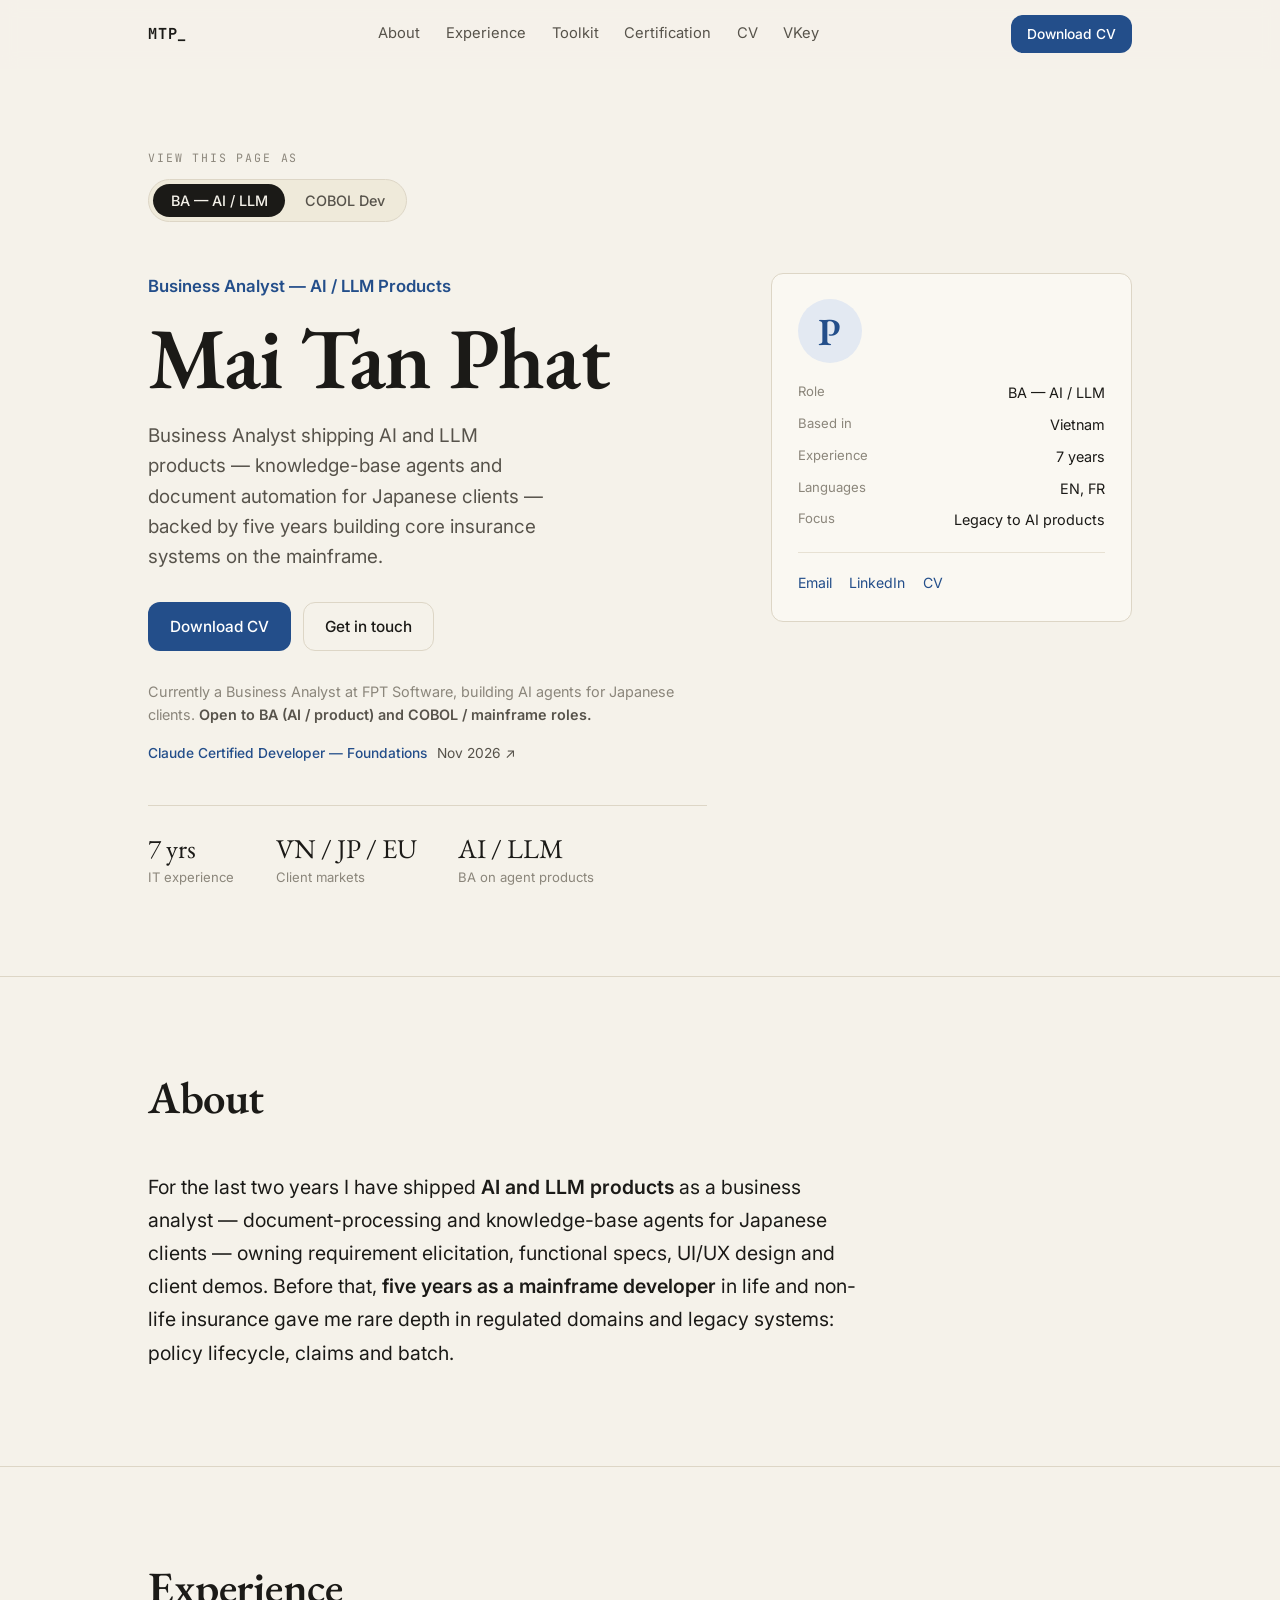
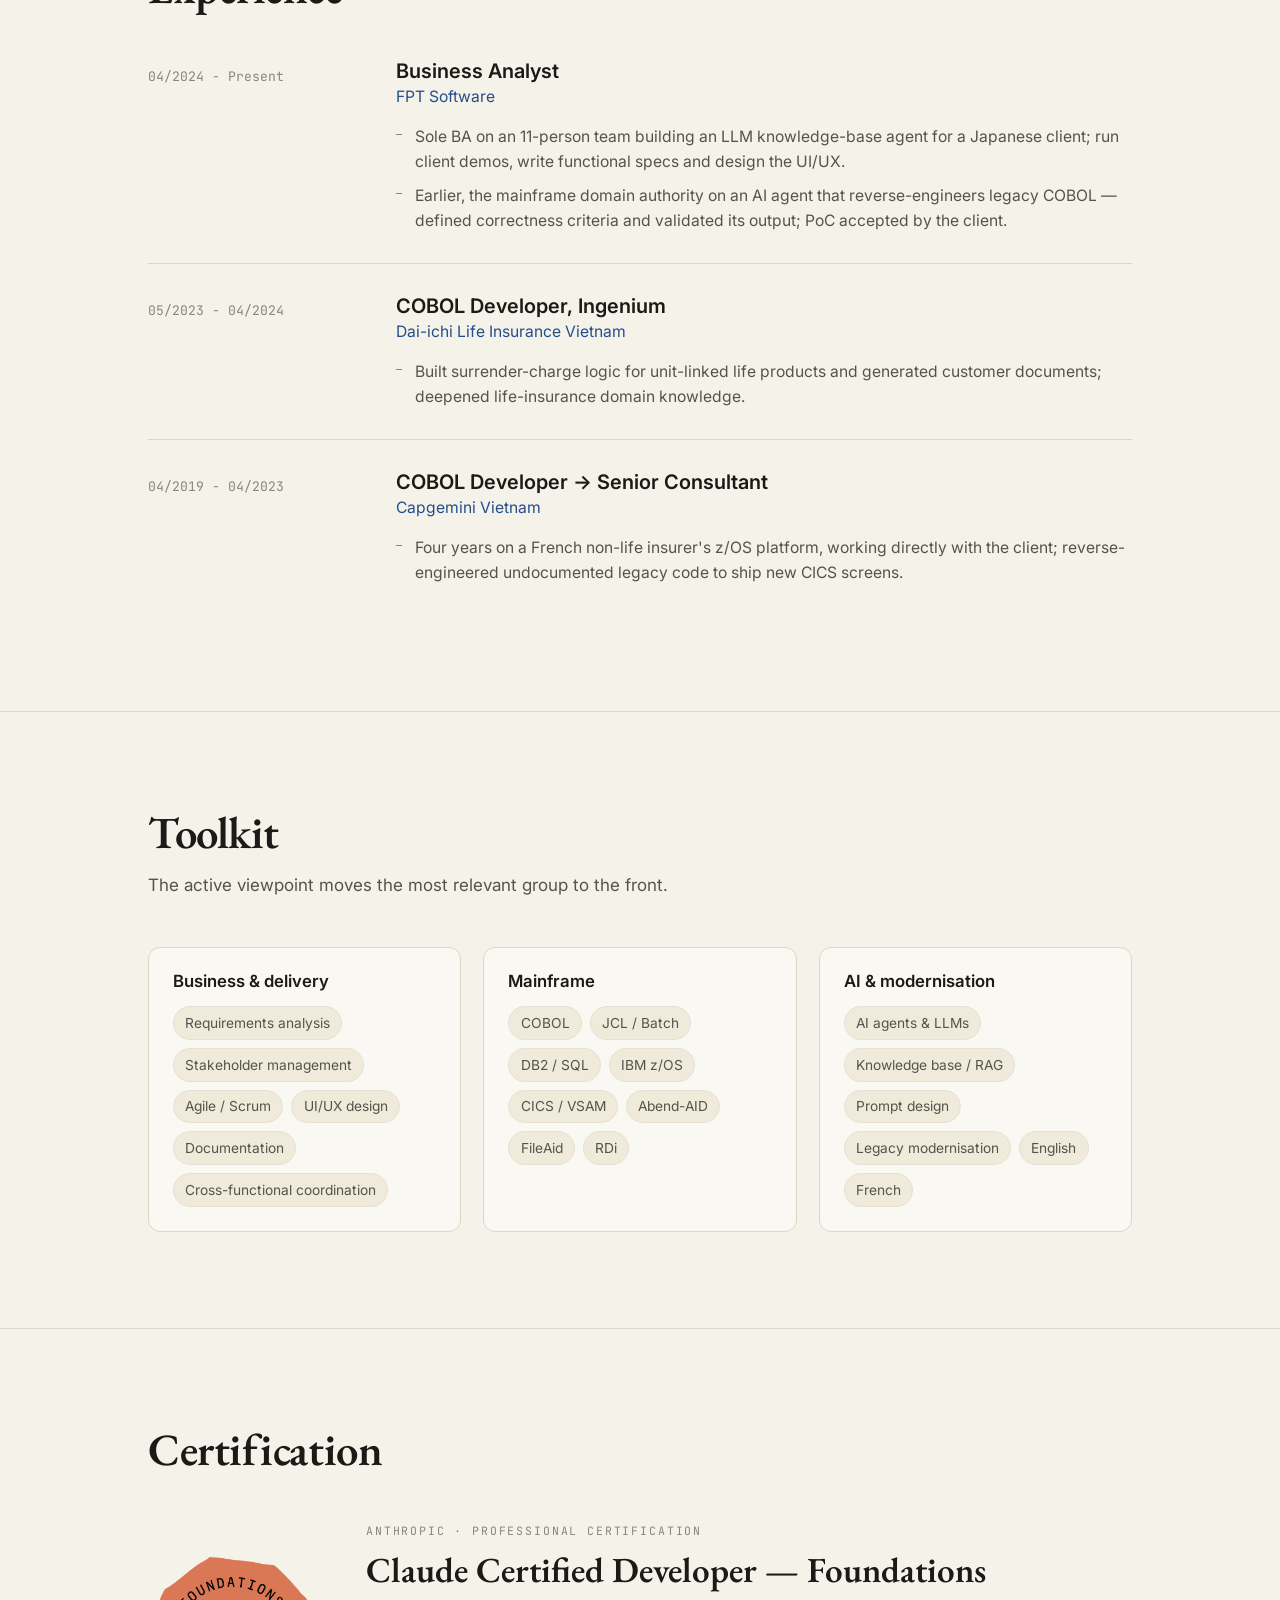
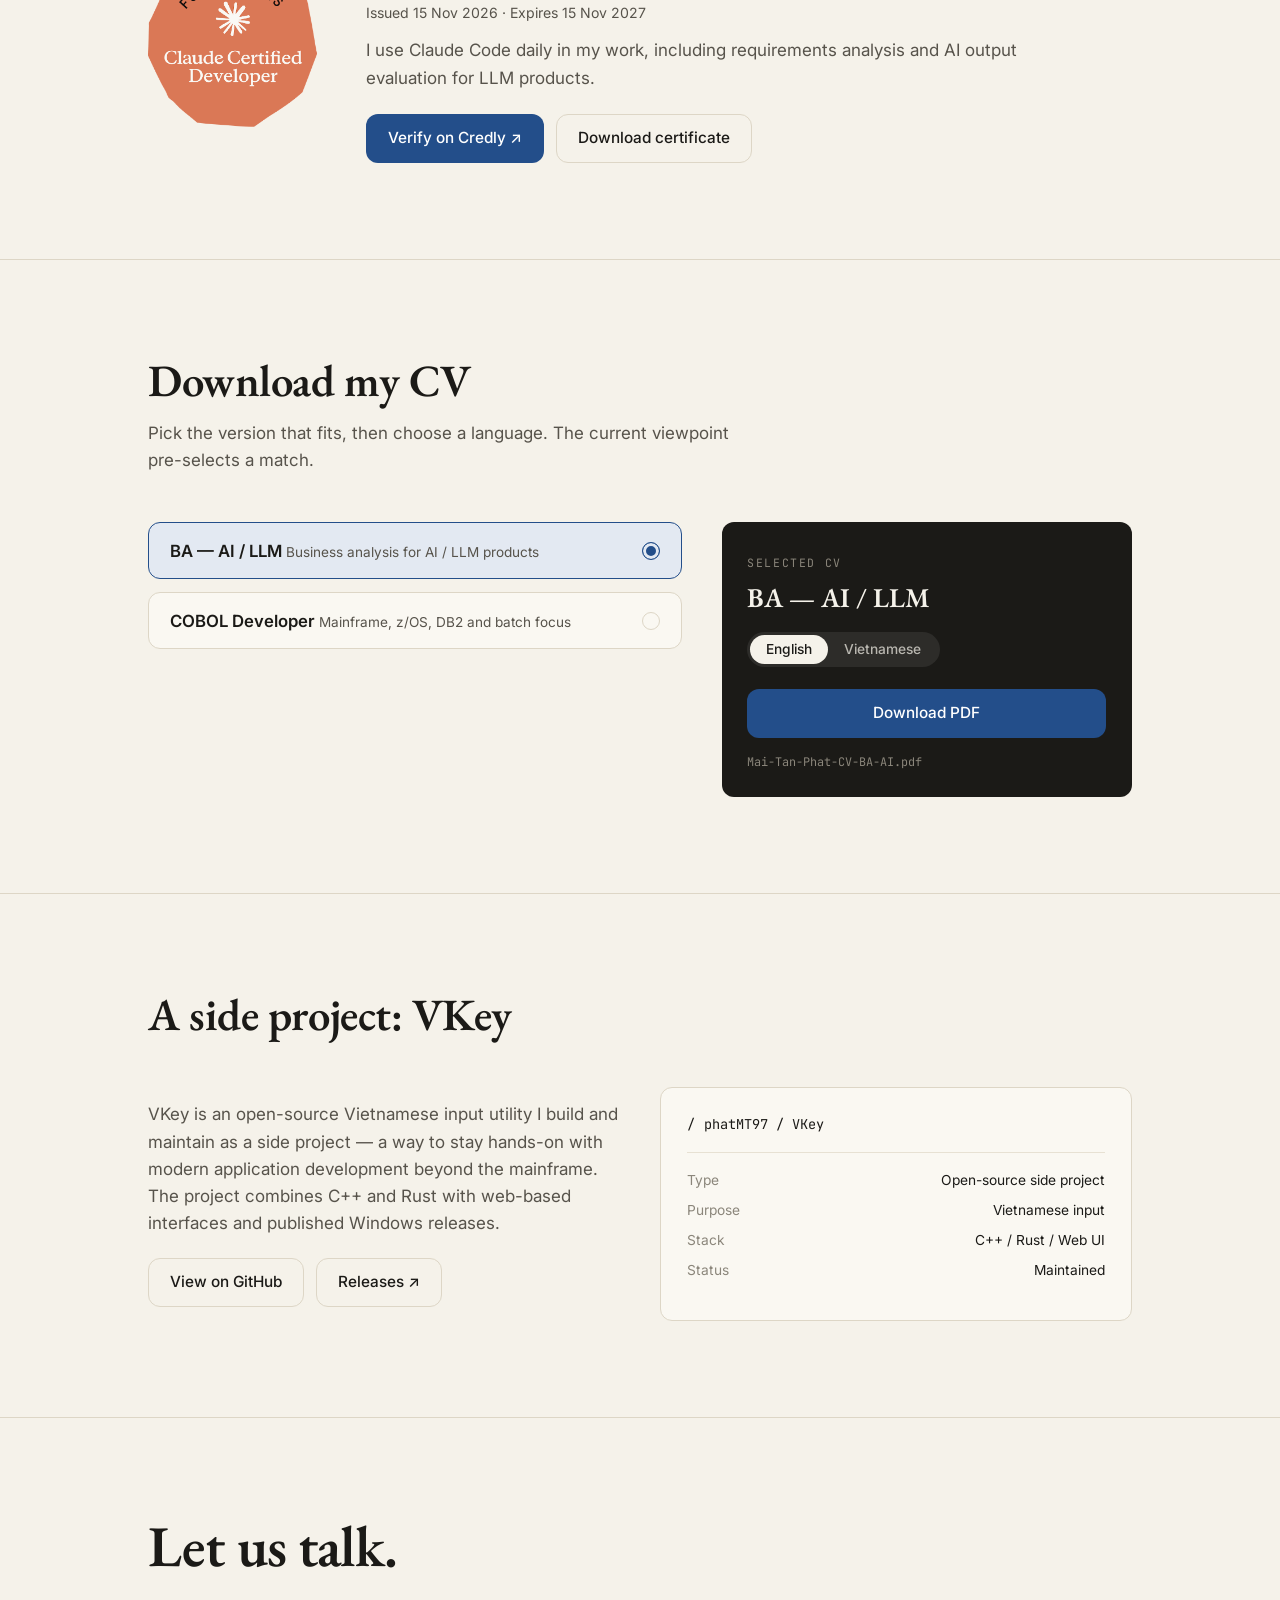
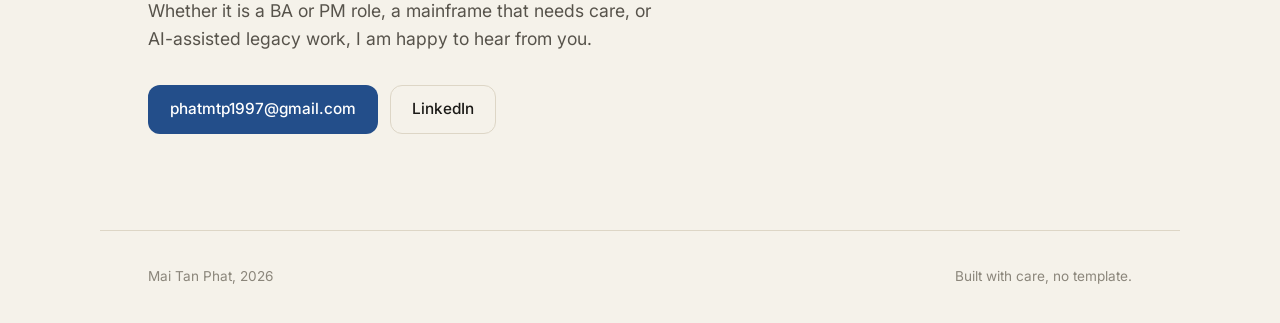
<file: index.html>
<!DOCTYPE html>
<html lang="en" class="lens-general">
<head>
  <meta charset="UTF-8">
  <meta name="viewport" content="width=device-width, initial-scale=1.0">

  <title>Mai Tan Phat - Business Analyst (AI / LLM) & COBOL Developer</title>
  <meta name="description" content="Mai Tan Phat - Business Analyst shipping AI / LLM products, backed by five years of IBM mainframe COBOL in insurance. Download role-specific CVs (BA — AI / LLM, COBOL Dev) in English or Vietnamese.">

  <!-- Set up JS + restore saved lens before paint to avoid a flash -->
  <script>
    (function () {
      var d = document.documentElement;
      d.classList.add('js');
      var lens = 'ba';
      try { lens = localStorage.getItem('mtp-lens') || 'ba'; } catch (e) {}
      if (['ba', 'cobol'].indexOf(lens) === -1) lens = 'ba';
      d.classList.remove('lens-general');
      d.classList.add('lens-' + lens);
    })();
  </script>

  <link rel="preconnect" href="https://fonts.googleapis.com">
  <link rel="preconnect" href="https://fonts.gstatic.com" crossorigin>
  <link href="https://fonts.googleapis.com/css2?family=EB+Garamond:wght@500;600&family=Inter:wght@400;500;600&family=JetBrains+Mono:wght@400;700&display=swap" rel="stylesheet">

  <link rel="stylesheet" href="style.css?v=7">
</head>
<body>
  <a href="#main" class="skip-link">Skip to main content</a>

  <!-- ============================ TOP BAR ============================ -->
  <header class="topbar" id="topbar">
    <div class="wrap topbar__inner">
      <a href="#main" class="monogram" aria-label="Mai Tan Phat, home">MTP_</a>
      <nav class="topnav" aria-label="Primary">
        <a href="#about">About</a>
        <a href="#experience">Experience</a>
        <a href="#toolkit">Toolkit</a>
        <a href="#certifications">Certification</a>
        <a href="#cv">CV</a>
        <a href="#vkey">VKey</a>
      </nav>
      <a href="#cv" class="btn btn--primary btn-sm">Download CV</a>
    </div>
  </header>

  <main id="main">

    <!-- ============================ HERO ============================ -->
    <section class="hero wrap">
      <div class="lensbar">
        <span class="kicker lensbar__label">View this page as</span>
        <div class="segmented" role="group" aria-label="Choose a viewpoint">
          <button type="button" data-lens-btn="ba" aria-pressed="true">BA — AI / LLM</button>
          <button type="button" data-lens-btn="cobol" aria-pressed="false">COBOL Dev</button>
        </div>
      </div>

      <div class="hero__grid">
        <div class="hero__content">
          <p class="hero__role">
            <span class="lensable" data-lens="ba">Business Analyst — AI / LLM Products</span>
            <span class="lensable" data-lens="cobol">COBOL / Mainframe Developer</span>
          </p>

          <h1 class="hero__name">Mai Tan Phat</h1>

          <p class="hero__lead lensable" data-lens="ba">
            Business Analyst shipping AI and LLM products — knowledge-base agents and
            document automation for Japanese clients — backed by five years building
            core insurance systems on the mainframe.
          </p>
          <p class="hero__lead lensable" data-lens="cobol">
            COBOL and mainframe developer with five years on production insurance systems —
            IBM z/OS, DB2, CICS and the Ingenium core — now documenting and modernising
            legacy COBOL with AI.
          </p>

          <div class="hero__cta">
            <a href="#cv" class="btn btn--primary">Download CV</a>
            <a href="#contact" class="btn btn--ghost">Get in touch</a>
          </div>

          <p class="hero__status">Currently a Business Analyst at FPT Software, building AI agents for Japanese clients. <strong>Open to BA (AI / product) and COBOL / mainframe roles.</strong></p>
          <a class="hero__credential" href="#certifications">Claude Certified Developer — Foundations <span>Nov 2026 ↗</span></a>

          <div class="stats">
            <div class="stat">
              <div class="stat__num">7 yrs</div>
              <div class="stat__label">IT experience</div>
            </div>
            <div class="stat">
              <div class="stat__num">VN / JP / EU</div>
              <div class="stat__label">Client markets</div>
            </div>
            <div class="stat">
              <div class="stat__num">AI / LLM</div>
              <div class="stat__label">BA on agent products</div>
            </div>
          </div>
        </div>

        <aside class="idcard" aria-label="Profile summary">
          <div class="idcard__mono" aria-hidden="true">P</div>
          <dl>
            <dt>Role</dt>
            <dd>
              <span class="lensable" data-lens="ba">BA — AI / LLM</span>
              <span class="lensable" data-lens="cobol">COBOL Developer</span>
            </dd>
            <dt>Based in</dt><dd>Vietnam</dd>
            <dt>Experience</dt><dd>7 years</dd>
            <dt>Languages</dt><dd>EN, FR</dd>
            <dt>Focus</dt><dd>Legacy to AI products</dd>
          </dl>
          <div class="idcard__links">
            <a href="mailto:phatmtp1997@gmail.com">Email</a>
            <a href="https://www.linkedin.com/in/ph%C3%A1t-mai-t%E1%BA%A5n-4b199a2a2/" target="_blank" rel="noopener noreferrer">LinkedIn</a>
            <a href="#cv">CV</a>
          </div>
        </aside>
      </div>
    </section>

    <!-- ============================ ABOUT ============================ -->
    <section class="section" id="about">
      <div class="wrap">
        <div class="section__head reveal">
          <h2 class="section__title">About</h2>
        </div>
        <p class="about__body reveal lensable" data-lens="ba">
          For the last two years I have shipped <strong>AI and LLM products</strong> as a business
          analyst — document-processing and knowledge-base agents for Japanese clients — owning
          requirement elicitation, functional specs, UI/UX design and client demos. Before that,
          <strong>five years as a mainframe developer</strong> in life and non-life insurance gave
          me rare depth in regulated domains and legacy systems: policy lifecycle, claims and batch.
        </p>
        <p class="about__body reveal lensable" data-lens="cobol">
          I am a <strong>COBOL and mainframe developer</strong> with five years on production
          insurance systems — four on IBM z/OS (COBOL, DB2, CICS, JCL) for a French non-life insurer,
          plus a year on the <strong>Ingenium</strong> life-insurance core. I am known for reverse-engineering
          undocumented legacy code to deliver new functionality, and I now apply that depth on AI
          projects that document and modernise legacy COBOL.
        </p>
      </div>
    </section>

    <!-- ============================ EXPERIENCE ============================ -->
    <section class="section" id="experience">
      <div class="wrap">
        <div class="section__head reveal">
          <h2 class="section__title">Experience</h2>
        </div>

        <div class="exp">
          <article class="exp__item reveal">
            <div class="exp__period">04/2024 - Present</div>
            <div>
              <h3 class="exp__role">Business Analyst</h3>
              <div class="exp__org">FPT Software</div>
              <ul class="exp__bullets">
                <li class="lensable" data-lens="ba">Sole BA on an 11-person team building an LLM knowledge-base agent for a Japanese client; run client demos, write functional specs and design the UI/UX.</li>
                <li class="lensable" data-lens="ba">Earlier, the mainframe domain authority on an AI agent that reverse-engineers legacy COBOL — defined correctness criteria and validated its output; PoC accepted by the client.</li>
                <li class="lensable" data-lens="cobol">Mainframe domain authority on an AI agent extracting business logic, call-graphs and documentation from a large, decades-old COBOL codebase; validated output against real COBOL/JCL/DB2 behaviour. PoC accepted.</li>
                <li class="lensable" data-lens="cobol">Currently BA on an LLM knowledge-base agent for a Japanese client.</li>
              </ul>
            </div>
          </article>

          <article class="exp__item reveal">
            <div class="exp__period">05/2023 - 04/2024</div>
            <div>
              <h3 class="exp__role">COBOL Developer, Ingenium</h3>
              <div class="exp__org">Dai-ichi Life Insurance Vietnam</div>
              <ul class="exp__bullets">
                <li class="lensable" data-lens="ba">Built surrender-charge logic for unit-linked life products and generated customer documents; deepened life-insurance domain knowledge.</li>
                <li class="lensable" data-lens="cobol">Maintained the Ingenium life-insurance core (COBOL on Unix, Oracle, Perl batch); built surrender-charge logic for unit-linked products.</li>
                <li class="lensable" data-lens="cobol">Generated customer documents and extracted policy data via Crystal Reports.</li>
              </ul>
            </div>
          </article>

          <article class="exp__item reveal">
            <div class="exp__period">04/2019 - 04/2023</div>
            <div>
              <h3 class="exp__role">COBOL Developer → Senior Consultant</h3>
              <div class="exp__org">Capgemini Vietnam</div>
              <ul class="exp__bullets">
                <li class="lensable" data-lens="ba">Four years on a French non-life insurer's z/OS platform, working directly with the client; reverse-engineered undocumented legacy code to ship new CICS screens.</li>
                <li class="lensable" data-lens="cobol">Maintained and developed large-scale z/OS applications (COBOL, DB2, CICS, JCL) for a French non-life insurer over four years.</li>
                <li class="lensable" data-lens="cobol">Reverse-engineered undocumented legacy code to deliver new CICS screens; worked directly with the client across two delivery teams.</li>
              </ul>
            </div>
          </article>
        </div>
      </div>
    </section>

    <!-- ============================ TOOLKIT ============================ -->
    <section class="section" id="toolkit">
      <div class="wrap">
        <div class="section__head reveal">
          <h2 class="section__title">Toolkit</h2>
          <p class="section__intro">The active viewpoint moves the most relevant group to the front.</p>
        </div>

        <div class="toolkit">
          <div class="tk-group tk-group--ba reveal">
            <h3>Business &amp; delivery</h3>
            <div class="tk-tags">
              <span>Requirements analysis</span>
              <span>Stakeholder management</span>
              <span>Agile / Scrum</span>
              <span>UI/UX design</span>
              <span>Documentation</span>
              <span>Cross-functional coordination</span>
            </div>
          </div>

          <div class="tk-group tk-group--cobol reveal">
            <h3>Mainframe</h3>
            <div class="tk-tags">
              <span>COBOL</span>
              <span>JCL / Batch</span>
              <span>DB2 / SQL</span>
              <span>IBM z/OS</span>
              <span>CICS / VSAM</span>
              <span>Abend-AID</span>
              <span>FileAid</span>
              <span>RDi</span>
            </div>
          </div>

          <div class="tk-group tk-group--shared reveal">
            <h3>AI &amp; modernisation</h3>
            <div class="tk-tags">
              <span>AI agents &amp; LLMs</span>
              <span>Knowledge base / RAG</span>
              <span>Prompt design</span>
              <span>Legacy modernisation</span>
              <span>English</span>
              <span>French</span>
            </div>
          </div>
        </div>
      </div>
    </section>

    <!-- ============================ CERTIFICATION ============================ -->
    <section class="section" id="certifications">
      <div class="wrap">
        <div class="section__head reveal">
          <h2 class="section__title">Certification</h2>
        </div>
        <article class="credential reveal">
          <a class="credential__badge" href="https://www.credly.com/badges/1156bc07-2a85-40ab-b7b8-b820f9265d7c" target="_blank" rel="noopener noreferrer" aria-label="Verify Claude Certified Developer — Foundations on Credly">
            <img src="assets/claude-certified-developer-foundations.png" alt="Claude Certified Developer — Foundations badge" width="598" height="602" loading="lazy">
          </a>
          <div class="credential__body">
            <p class="kicker">Anthropic · Professional certification</p>
            <h3>Claude Certified Developer — Foundations</h3>
            <p class="credential__dates">Issued <time datetime="2026-11-15">15 Nov 2026</time> · Expires <time datetime="2027-11-15">15 Nov 2027</time></p>
            <p>I use Claude Code daily in my work, including requirements analysis and AI output evaluation for LLM products.</p>
            <div class="credential__links">
              <a class="btn btn--primary" href="https://www.credly.com/badges/1156bc07-2a85-40ab-b7b8-b820f9265d7c" target="_blank" rel="noopener noreferrer">Verify on Credly ↗</a>
              <a class="btn btn--ghost" href="assets/Claude-Certified-Developer-Foundations-Mai-Tan-Phat.pdf" download>Download certificate</a>
            </div>
          </div>
        </article>
      </div>
    </section>

    <!-- ============================ CV HUB ============================ -->
    <section class="section" id="cv">
      <div class="wrap">
        <div class="section__head reveal">
          <h2 class="section__title">Download my CV</h2>
          <p class="section__intro">Pick the version that fits, then choose a language. The current viewpoint pre-selects a match.</p>
        </div>

        <div class="cvhub">
          <div class="cv-roles reveal" role="group" aria-label="Choose a CV version">
            <button type="button" class="cv-role" data-cv-role="ba" aria-pressed="true">
              <span>
                <span class="cv-role__name">BA — AI / LLM</span>
                <span class="cv-role__desc">Business analysis for AI / LLM products</span>
              </span>
              <span class="cv-role__mark" aria-hidden="true"></span>
            </button>
            <button type="button" class="cv-role" data-cv-role="cobol" aria-pressed="false">
              <span>
                <span class="cv-role__name">COBOL Developer</span>
                <span class="cv-role__desc">Mainframe, z/OS, DB2 and batch focus</span>
              </span>
              <span class="cv-role__mark" aria-hidden="true"></span>
            </button>
          </div>

          <div class="cv-panel reveal">
            <span class="cv-panel__label">Selected CV</span>
            <h3 class="cv-panel__role" id="cvPanelRole">BA — AI / LLM</h3>
            <div class="lang-toggle" role="group" aria-label="Choose a language">
              <button type="button" data-cv-lang="en" aria-pressed="true">English</button>
              <button type="button" data-cv-lang="vi" aria-pressed="false">Vietnamese</button>
            </div>
            <a class="btn btn--download" id="cvDownload" href="Mai-Tan-Phat-CV-BA-AI.pdf" download>Download PDF</a>
            <p class="cv-panel__file" id="cvFile">Mai-Tan-Phat-CV-BA-AI.pdf</p>
          </div>
        </div>
      </div>
    </section>

    <!-- ============================ VKEY ============================ -->
    <section class="section" id="vkey">
      <div class="wrap">
        <div class="section__head reveal">
          <h2 class="section__title">A side project: VKey</h2>
        </div>

        <div class="vkey">
          <div class="vkey__body reveal">
            <p>
              VKey is an open-source Vietnamese input utility I build and maintain as a side
              project — a way to stay hands-on with modern application development beyond the
              mainframe. The project combines C++ and Rust with web-based interfaces and
              published Windows releases.
            </p>
            <div class="vkey__links">
              <a href="https://github.com/phatMT97/VKey" target="_blank" rel="noopener noreferrer" class="btn btn--ghost">View on GitHub</a>
              <a href="https://github.com/phatMT97/VKey/releases" target="_blank" rel="noopener noreferrer" class="btn btn--ghost">Releases ↗</a>
            </div>
          </div>

          <div class="vkey__panel reveal">
            <div class="repo">
              <span aria-hidden="true">/</span> phatMT97 / VKey
            </div>
            <dl class="vkey__meta">
              <dt>Type</dt><dd>Open-source side project</dd>
              <dt>Purpose</dt><dd>Vietnamese input</dd>
              <dt>Stack</dt><dd>C++ / Rust / Web UI</dd>
              <dt>Status</dt><dd>Maintained</dd>
            </dl>
          </div>
        </div>
      </div>
    </section>

    <!-- ============================ CONTACT ============================ -->
    <section class="section contact" id="contact">
      <div class="wrap">
        <h2 class="contact__title reveal">Let us talk.</h2>
        <p class="contact__intro reveal">
          Whether it is a BA or PM role, a mainframe that needs care, or AI-assisted legacy work,
          I am happy to hear from you.
        </p>
        <div class="contact__links reveal">
          <a href="mailto:phatmtp1997@gmail.com" class="btn btn--primary">phatmtp1997@gmail.com</a>
          <a href="https://www.linkedin.com/in/ph%C3%A1t-mai-t%E1%BA%A5n-4b199a2a2/" target="_blank" rel="noopener noreferrer" class="btn btn--ghost">LinkedIn</a>
        </div>
      </div>
    </section>
  </main>

  <footer class="footer wrap">
    <span>Mai Tan Phat, 2026</span>
    <span>Built with care, no template.</span>
  </footer>

  <script src="script.js?v=7"></script>
</body>
</html>
</file>
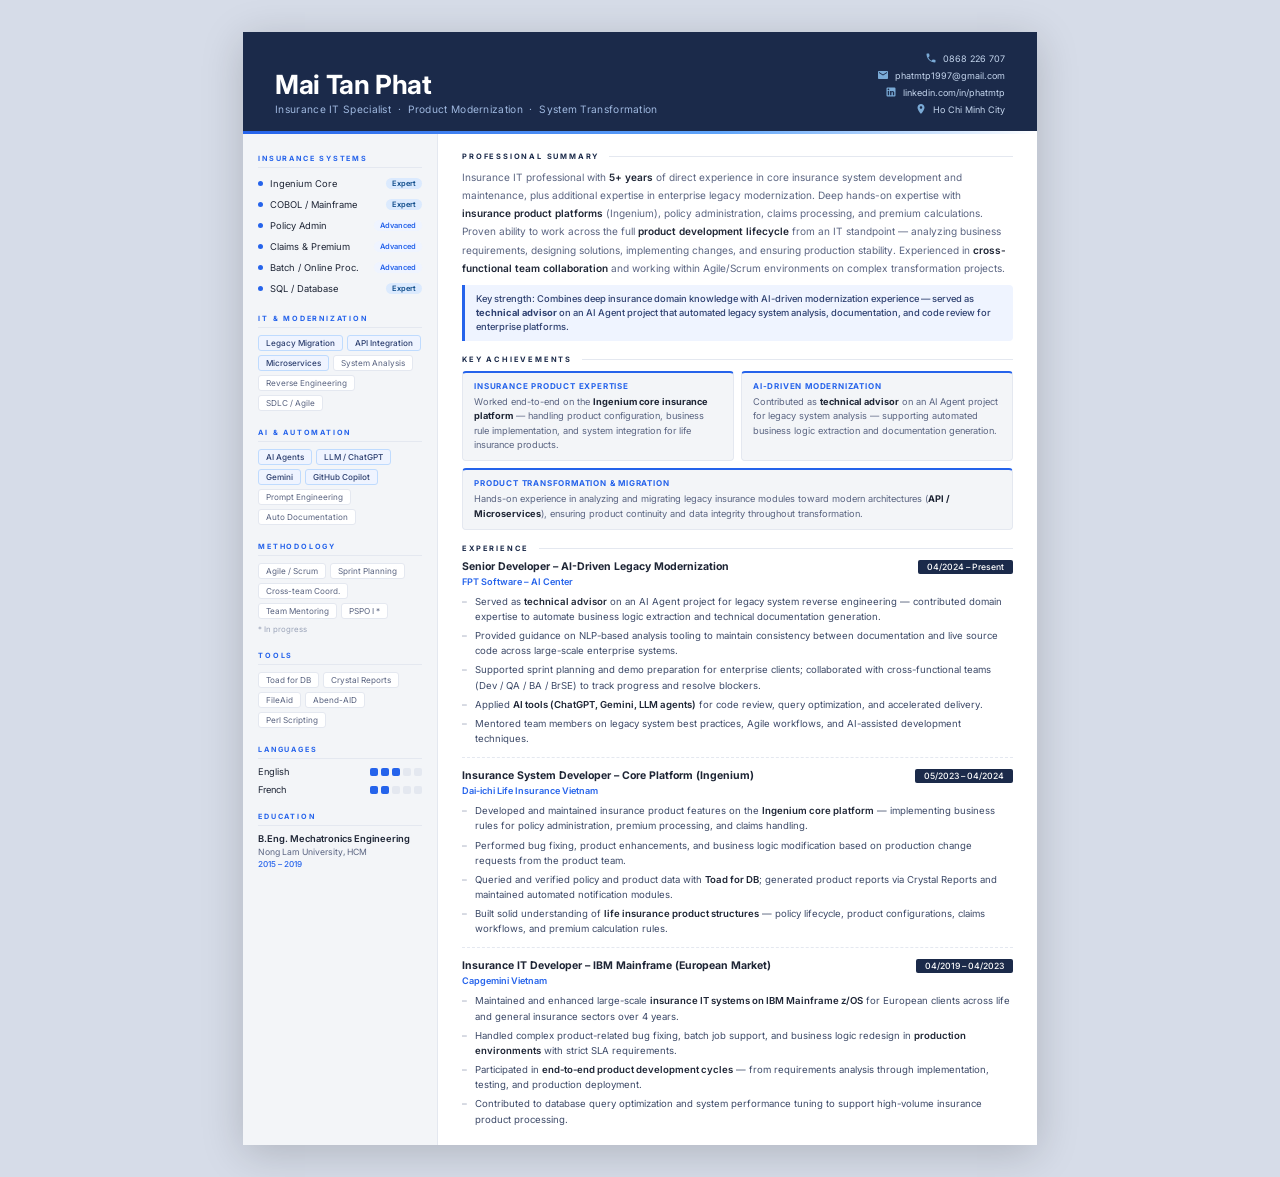
<file: cv-hcltech.html>
<!DOCTYPE html>
<html lang="en">
<head>
<meta charset="UTF-8">
<meta name="viewport" content="width=device-width, initial-scale=1.0">
<title>Mai Tan Phat – Insurance IT &amp; Product Modernization</title>
<style>
@import url('https://fonts.googleapis.com/css2?family=Inter:wght@300;400;500;600;700&display=swap');
*, *::before, *::after { box-sizing: border-box; margin: 0; padding: 0; }
:root {
  --navy: #1b2a4a; --navy-lt: #2e4070; --blue: #2563eb; --blue-lt: #eff4ff;
  --gray-1: #f3f5f8; --gray-2: #e4e8f0; --gray-3: #9aa3b8; --gray-4: #5a6481;
  --text: #1e2535; --font: 'Inter', 'Segoe UI', system-ui, sans-serif;
}
html { font-size: 12px; }
body { font-family: var(--font); background: #d6dce8; display: flex; justify-content: center; padding: 32px 16px; min-height: 100vh; }
.page { width: 210mm; background: #fff; box-shadow: 0 8px 40px rgba(0,0,0,.18); }
.cv-header { background: var(--navy); padding: 20px 32px 16px; display: flex; justify-content: space-between; align-items: flex-end; gap: 20px; }
.h-left .name { font-size: 2.2rem; font-weight: 700; color: #fff; letter-spacing: -.4px; line-height: 1; }
.h-left .role { font-size: .85rem; font-weight: 400; color: #9fb8df; margin-top: 6px; letter-spacing: .3px; }
.h-right { display: flex; flex-direction: column; align-items: flex-end; gap: 5px; }
.contact-chip { display: flex; align-items: center; gap: 6px; font-size: .75rem; color: #c4d5ed; }
.contact-chip svg { width: 12px; height: 12px; fill: #7aaad6; flex-shrink: 0; }
.accent-bar { height: 3px; background: linear-gradient(90deg, var(--blue) 0%, #60a5fa 60%, transparent 100%); }
.cv-body { display: flex; }
.sidebar { width: 195px; min-width: 195px; background: var(--gray-1); border-right: 1px solid var(--gray-2); padding: 20px 15px; display: flex; flex-direction: column; gap: 17px; }
.s-heading { font-size: .6rem; font-weight: 700; letter-spacing: 1.8px; text-transform: uppercase; color: var(--blue); margin-bottom: 7px; padding-bottom: 4px; border-bottom: 1.5px solid var(--gray-2); }
.skill-list { list-style: none; display: flex; flex-direction: column; gap: 4px; }
.skill-list li { font-size: .78rem; color: var(--text); padding: 3px 0; display: flex; align-items: center; gap: 7px; }
.skill-list li::before { content: ''; width: 5px; height: 5px; border-radius: 50%; background: var(--blue); flex-shrink: 0; }
.skill-list li span.badge { margin-left: auto; font-size: .62rem; font-weight: 600; color: var(--blue); background: var(--blue-lt); padding: 1px 6px; border-radius: 10px; white-space: nowrap; }
.skill-list li span.badge.expert { color: #0f4c8a; background: #dbeafe; }
.tag-grid { display: flex; flex-wrap: wrap; gap: 4px; }
.tag { font-size: .68rem; color: var(--gray-4); background: white; border: 1px solid var(--gray-2); padding: 2px 7px; border-radius: 3px; }
.tag.emphasis { color: var(--navy-lt); background: var(--blue-lt); border-color: #bfdbfe; font-weight: 500; }
.lang-row { display: flex; flex-direction: column; gap: 7px; }
.lang-item { display: flex; align-items: center; justify-content: space-between; }
.lang-name { font-size: .77rem; color: var(--text); }
.pips { display: flex; gap: 3px; }
.pip { width: 8px; height: 8px; border-radius: 2px; background: var(--gray-2); }
.pip.on { background: var(--blue); }
.edu-deg { font-size: .78rem; font-weight: 600; color: var(--text); line-height: 1.3; }
.edu-school { font-size: .72rem; color: var(--gray-4); margin-top: 2px; }
.edu-year { font-size: .68rem; color: var(--blue); font-weight: 500; margin-top: 2px; }
.main { flex: 1; padding: 18px 24px; display: flex; flex-direction: column; gap: 14px; }
.m-heading { font-size: .62rem; font-weight: 700; letter-spacing: 1.8px; text-transform: uppercase; color: var(--navy); margin-bottom: 7px; display: flex; align-items: center; gap: 10px; }
.m-heading::after { content: ''; flex: 1; height: 1.5px; background: var(--gray-2); }
.summary-p { font-size: .84rem; line-height: 1.8; color: var(--gray-4); }
.summary-p strong { color: var(--text); font-weight: 600; }
.callout { margin-top: 8px; padding: 7px 11px; background: var(--blue-lt); border-left: 3px solid var(--blue); border-radius: 0 4px 4px 0; font-size: .78rem; color: var(--navy-lt); font-weight: 500; line-height: 1.5; }
.exp-list { display: flex; flex-direction: column; gap: 11px; }
.exp-top { display: flex; justify-content: space-between; align-items: flex-start; margin-bottom: 2px; }
.exp-title { font-size: .88rem; font-weight: 700; color: var(--text); line-height: 1.3; }
.exp-period { font-size: .72rem; color: white; background: var(--navy); padding: 2px 9px; border-radius: 2px; white-space: nowrap; flex-shrink: 0; font-weight: 500; }
.exp-company { font-size: .76rem; color: var(--blue); font-weight: 600; margin-bottom: 7px; }
.exp-ul { list-style: none; display: flex; flex-direction: column; gap: 4px; }
.exp-ul li { font-size: .8rem; color: #3d4a68; line-height: 1.58; padding-left: 13px; position: relative; }
.exp-ul li::before { content: '–'; position: absolute; left: 0; color: var(--gray-3); }
.exp-ul li strong { color: var(--text); font-weight: 600; }
.exp-entry + .exp-entry { padding-top: 11px; border-top: 1px dashed var(--gray-2); }
.ach-grid { display: grid; grid-template-columns: 1fr 1fr; gap: 7px; }
.ach-card { background: var(--gray-1); border: 1px solid var(--gray-2); border-top: 2px solid var(--blue); border-radius: 4px; padding: 8px 11px; }
.ach-card:last-child { grid-column: span 2; }
.ach-label { font-size: .67rem; font-weight: 700; letter-spacing: .8px; text-transform: uppercase; color: var(--blue); margin-bottom: 4px; }
.ach-text { font-size: .77rem; color: var(--gray-4); line-height: 1.55; }
.ach-text strong { color: var(--text); }
@page { size: A4; margin: 0; }
@media print { body { background: white; padding: 0; } .page { box-shadow: none; width: 210mm; min-height: 297mm; } }
</style>
</head>
<body>
<div class="page">

  <header class="cv-header">
    <div class="h-left">
      <div class="name">Mai Tan Phat</div>
      <div class="role">Insurance IT Specialist &nbsp;·&nbsp; Product Modernization &nbsp;·&nbsp; System Transformation</div>
    </div>
    <div class="h-right">
      <div class="contact-chip">
        <svg viewBox="0 0 24 24"><path d="M6.6 10.8c1.4 2.8 3.8 5.1 6.6 6.6l2.2-2.2c.3-.3.7-.4 1-.2 1.1.4 2.3.6 3.6.6.6 0 1 .4 1 1V20c0 .6-.4 1-1 1-9.4 0-17-7.6-17-17 0-.6.4-1 1-1h3.5c.6 0 1 .4 1 1 0 1.3.2 2.5.6 3.6.1.3 0 .7-.2 1L6.6 10.8z"/></svg>
        0868 226 707
      </div>
      <div class="contact-chip">
        <svg viewBox="0 0 24 24"><path d="M20 4H4c-1.1 0-2 .9-2 2v12c0 1.1.9 2 2 2h16c1.1 0 2-.9 2-2V6c0-1.1-.9-2-2-2zm0 4l-8 5-8-5V6l8 5 8-5v2z"/></svg>
        phatmtp1997@gmail.com
      </div>
      <div class="contact-chip">
        <svg viewBox="0 0 24 24"><path d="M19 3a2 2 0 0 1 2 2v14a2 2 0 0 1-2 2H5a2 2 0 0 1-2-2V5a2 2 0 0 1 2-2h14m-.5 15.5v-5.3a3.26 3.26 0 0 0-3.26-3.26c-.85 0-1.84.52-2.32 1.3v-1.11h-2.79v8.37h2.79v-4.93c0-.77.62-1.4 1.39-1.4a1.4 1.4 0 0 1 1.4 1.4v4.93h2.79M6.88 8.56a1.68 1.68 0 0 0 1.68-1.68c0-.93-.75-1.69-1.68-1.69a1.69 1.69 0 0 0-1.69 1.69c0 .93.76 1.68 1.69 1.68m1.39 9.94v-8.37H5.5v8.37h2.77z"/></svg>
        linkedin.com/in/phatmtp
      </div>
      <div class="contact-chip">
        <svg viewBox="0 0 24 24"><path d="M12 2C8.13 2 5 5.13 5 9c0 5.25 7 13 7 13s7-7.75 7-13c0-3.87-3.13-7-7-7zm0 9.5c-1.38 0-2.5-1.12-2.5-2.5s1.12-2.5 2.5-2.5 2.5 1.12 2.5 2.5-1.12 2.5-2.5 2.5z"/></svg>
        Ho Chi Minh City
      </div>
    </div>
  </header>
  <div class="accent-bar"></div>

  <div class="cv-body">

    <aside class="sidebar">

      <div class="s-block">
        <div class="s-heading">Insurance Systems</div>
        <ul class="skill-list">
          <li>Ingenium Core <span class="badge expert">Expert</span></li>
          <li>COBOL / Mainframe <span class="badge expert">Expert</span></li>
          <li>Policy Admin <span class="badge">Advanced</span></li>
          <li>Claims &amp; Premium <span class="badge">Advanced</span></li>
          <li>Batch / Online Proc. <span class="badge">Advanced</span></li>
          <li>SQL / Database <span class="badge expert">Expert</span></li>
        </ul>
      </div>

      <div class="s-block">
        <div class="s-heading">IT &amp; Modernization</div>
        <div class="tag-grid">
          <span class="tag emphasis">Legacy Migration</span>
          <span class="tag emphasis">API Integration</span>
          <span class="tag emphasis">Microservices</span>
          <span class="tag">System Analysis</span>
          <span class="tag">Reverse Engineering</span>
          <span class="tag">SDLC / Agile</span>
        </div>
      </div>

      <div class="s-block">
        <div class="s-heading">AI &amp; Automation</div>
        <div class="tag-grid">
          <span class="tag emphasis">AI Agents</span>
          <span class="tag emphasis">LLM / ChatGPT</span>
          <span class="tag emphasis">Gemini</span>
          <span class="tag emphasis">GitHub Copilot</span>
          <span class="tag">Prompt Engineering</span>
          <span class="tag">Auto Documentation</span>
        </div>
      </div>

      <div class="s-block">
        <div class="s-heading">Methodology</div>
        <div class="tag-grid">
          <span class="tag">Agile / Scrum</span>
          <span class="tag">Sprint Planning</span>
          <span class="tag">Cross-team Coord.</span>
          <span class="tag">Team Mentoring</span>
          <span class="tag">PSPO I *</span>
        </div>
        <p style="font-size:.65rem;color:var(--gray-3);margin-top:5px;">* In progress</p>
      </div>

      <div class="s-block">
        <div class="s-heading">Tools</div>
        <div class="tag-grid">
          <span class="tag">Toad for DB</span>
          <span class="tag">Crystal Reports</span>
          <span class="tag">FileAid</span>
          <span class="tag">Abend-AID</span>
          <span class="tag">Perl Scripting</span>
        </div>
      </div>

      <div class="s-block">
        <div class="s-heading">Languages</div>
        <div class="lang-row">
          <div class="lang-item">
            <span class="lang-name">English</span>
            <div class="pips"><div class="pip on"></div><div class="pip on"></div><div class="pip on"></div><div class="pip"></div><div class="pip"></div></div>
          </div>
          <div class="lang-item">
            <span class="lang-name">French</span>
            <div class="pips"><div class="pip on"></div><div class="pip on"></div><div class="pip"></div><div class="pip"></div><div class="pip"></div></div>
          </div>
        </div>
      </div>

      <div class="s-block">
        <div class="s-heading">Education</div>
        <div>
          <div class="edu-deg">B.Eng. Mechatronics Engineering</div>
          <div class="edu-school">Nong Lam University, HCM</div>
          <div class="edu-year">2015 – 2019</div>
        </div>
      </div>

    </aside>

    <main class="main">

      <div>
        <div class="m-heading">Professional Summary</div>
        <p class="summary-p">
          Insurance IT professional with <strong>5+ years</strong> of direct experience in core insurance system development and maintenance, plus additional expertise in enterprise legacy modernization. Deep hands-on expertise with <strong>insurance product platforms</strong> (Ingenium), policy administration, claims processing, and premium calculations. Proven ability to work across the full <strong>product development lifecycle</strong> from an IT standpoint — analyzing business requirements, designing solutions, implementing changes, and ensuring production stability. Experienced in <strong>cross-functional team collaboration</strong> and working within Agile/Scrum environments on complex transformation projects.
        </p>
        <div class="callout">
          Key strength: Combines deep insurance domain knowledge with AI-driven modernization experience — served as <strong>technical advisor</strong> on an AI Agent project that automated legacy system analysis, documentation, and code review for enterprise platforms.
        </div>
      </div>

      <div>
        <div class="m-heading">Key Achievements</div>
        <div class="ach-grid">
          <div class="ach-card">
            <div class="ach-label">Insurance Product Expertise</div>
            <div class="ach-text">Worked end-to-end on the <strong>Ingenium core insurance platform</strong> — handling product configuration, business rule implementation, and system integration for life insurance products.</div>
          </div>
          <div class="ach-card">
            <div class="ach-label">AI-Driven Modernization</div>
            <div class="ach-text">Contributed as <strong>technical advisor</strong> on an AI Agent project for legacy system analysis — supporting automated business logic extraction and documentation generation.</div>
          </div>
          <div class="ach-card">
            <div class="ach-label">Product Transformation &amp; Migration</div>
            <div class="ach-text">Hands-on experience in analyzing and migrating legacy insurance modules toward modern architectures (<strong>API / Microservices</strong>), ensuring product continuity and data integrity throughout transformation.</div>
          </div>
        </div>
      </div>

      <div>
        <div class="m-heading">Experience</div>
        <div class="exp-list">

          <div class="exp-entry">
            <div class="exp-top">
              <div class="exp-title">Senior Developer – AI-Driven Legacy Modernization</div>
              <div class="exp-period">04/2024 – Present</div>
            </div>
            <div class="exp-company">FPT Software – AI Center</div>
            <ul class="exp-ul">
              <li>Served as <strong>technical advisor</strong> on an AI Agent project for legacy system reverse engineering — contributed domain expertise to automate business logic extraction and technical documentation generation.</li>
              <li>Provided guidance on NLP-based analysis tooling to maintain consistency between documentation and live source code across large-scale enterprise systems.</li>
              <li>Supported sprint planning and demo preparation for enterprise clients; collaborated with cross-functional teams (Dev / QA / BA / BrSE) to track progress and resolve blockers.</li>
              <li>Applied <strong>AI tools (ChatGPT, Gemini, LLM agents)</strong> for code review, query optimization, and accelerated delivery.</li>
              <li>Mentored team members on legacy system best practices, Agile workflows, and AI-assisted development techniques.</li>
            </ul>
          </div>

          <div class="exp-entry">
            <div class="exp-top">
              <div class="exp-title">Insurance System Developer – Core Platform (Ingenium)</div>
              <div class="exp-period">05/2023 – 04/2024</div>
            </div>
            <div class="exp-company">Dai-ichi Life Insurance Vietnam</div>
            <ul class="exp-ul">
              <li>Developed and maintained insurance product features on the <strong>Ingenium core platform</strong> — implementing business rules for policy administration, premium processing, and claims handling.</li>
              <li>Performed bug fixing, product enhancements, and business logic modification based on production change requests from the product team.</li>
              <li>Queried and verified policy and product data with <strong>Toad for DB</strong>; generated product reports via Crystal Reports and maintained automated notification modules.</li>
              <li>Built solid understanding of <strong>life insurance product structures</strong> — policy lifecycle, product configurations, claims workflows, and premium calculation rules.</li>
            </ul>
          </div>

          <div class="exp-entry">
            <div class="exp-top">
              <div class="exp-title">Insurance IT Developer – IBM Mainframe (European Market)</div>
              <div class="exp-period">04/2019 – 04/2023</div>
            </div>
            <div class="exp-company">Capgemini Vietnam</div>
            <ul class="exp-ul">
              <li>Maintained and enhanced large-scale <strong>insurance IT systems on IBM Mainframe z/OS</strong> for European clients across life and general insurance sectors over 4 years.</li>
              <li>Handled complex product-related bug fixing, batch job support, and business logic redesign in <strong>production environments</strong> with strict SLA requirements.</li>
              <li>Participated in <strong>end-to-end product development cycles</strong> — from requirements analysis through implementation, testing, and production deployment.</li>
              <li>Contributed to database query optimization and system performance tuning to support high-volume insurance product processing.</li>
            </ul>
          </div>

        </div>
      </div>

    </main>
  </div>

</div>
</body>
</html>
</file>
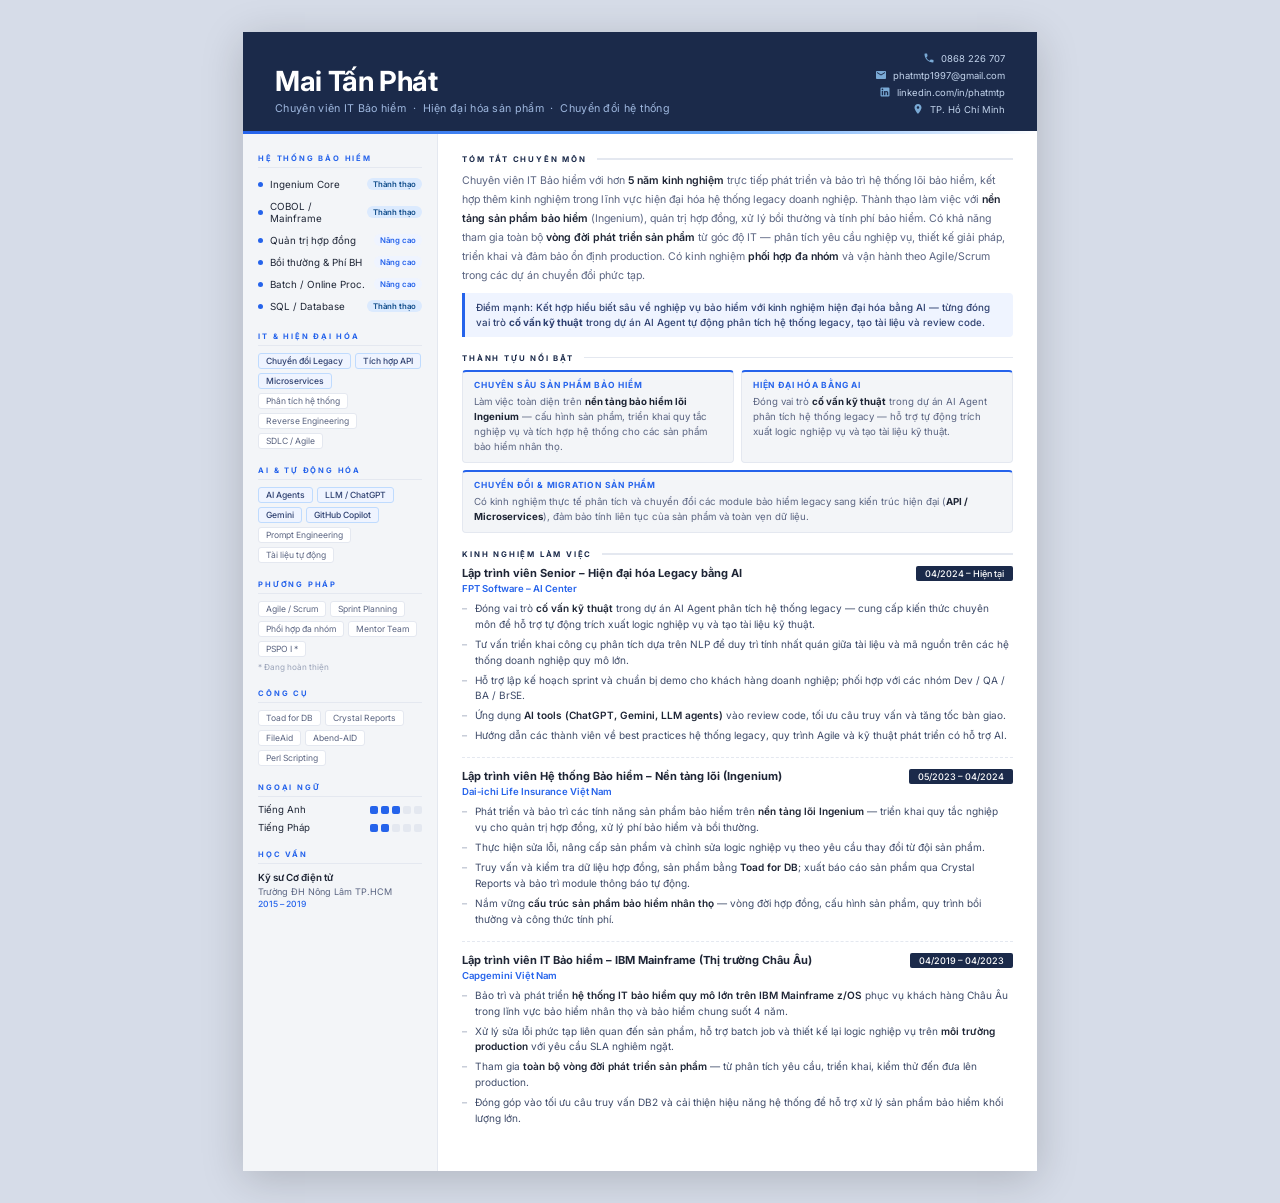
<file: cv-vi-hcltech.html>
<!DOCTYPE html>
<html lang="vi">
<head>
<meta charset="UTF-8">
<meta name="viewport" content="width=device-width, initial-scale=1.0">
<title>Mai Tấn Phát – Chuyên viên IT Bảo hiểm</title>
<style>
@import url('https://fonts.googleapis.com/css2?family=Inter:wght@300;400;500;600;700&display=swap');
*, *::before, *::after { box-sizing: border-box; margin: 0; padding: 0; }
:root {
  --navy: #1b2a4a; --navy-lt: #2e4070; --blue: #2563eb; --blue-lt: #eff4ff;
  --gray-1: #f3f5f8; --gray-2: #e4e8f0; --gray-3: #9aa3b8; --gray-4: #5a6481;
  --text: #1e2535; --font: 'Inter', 'Segoe UI', system-ui, sans-serif;
}
html { font-size: 12.6px; }
body { font-family: var(--font); background: #d6dce8; display: flex; justify-content: center; padding: 32px 16px; min-height: 100vh; }
.page { width: 210mm; background: #fff; box-shadow: 0 8px 40px rgba(0,0,0,.18); }
.cv-header { background: var(--navy); padding: 20px 32px 16px; display: flex; justify-content: space-between; align-items: flex-end; gap: 20px; }
.h-left .name { font-size: 2.2rem; font-weight: 700; color: #fff; letter-spacing: -.4px; line-height: 1; }
.h-left .role { font-size: .85rem; font-weight: 400; color: #9fb8df; margin-top: 6px; letter-spacing: .3px; }
.h-right { display: flex; flex-direction: column; align-items: flex-end; gap: 5px; }
.contact-chip { display: flex; align-items: center; gap: 6px; font-size: .75rem; color: #c4d5ed; }
.contact-chip svg { width: 12px; height: 12px; fill: #7aaad6; flex-shrink: 0; }
.accent-bar { height: 3px; background: linear-gradient(90deg, var(--blue) 0%, #60a5fa 60%, transparent 100%); }
.cv-body { display: flex; min-height: calc(297mm - 86px); }
.sidebar { width: 195px; min-width: 195px; background: var(--gray-1); border-right: 1px solid var(--gray-2); padding: 20px 15px; display: flex; flex-direction: column; gap: 17px; }
.s-heading { font-size: .6rem; font-weight: 700; letter-spacing: 1.8px; text-transform: uppercase; color: var(--blue); margin-bottom: 7px; padding-bottom: 4px; border-bottom: 1.5px solid var(--gray-2); }
.skill-list { list-style: none; display: flex; flex-direction: column; gap: 4px; }
.skill-list li { font-size: .78rem; color: var(--text); padding: 3px 0; display: flex; align-items: center; gap: 7px; }
.skill-list li::before { content: ''; width: 5px; height: 5px; border-radius: 50%; background: var(--blue); flex-shrink: 0; }
.skill-list li span.badge { margin-left: auto; font-size: .62rem; font-weight: 600; color: var(--blue); background: var(--blue-lt); padding: 1px 6px; border-radius: 10px; white-space: nowrap; }
.skill-list li span.badge.expert { color: #0f4c8a; background: #dbeafe; }
.tag-grid { display: flex; flex-wrap: wrap; gap: 4px; }
.tag { font-size: .68rem; color: var(--gray-4); background: white; border: 1px solid var(--gray-2); padding: 2px 7px; border-radius: 3px; }
.tag.emphasis { color: var(--navy-lt); background: var(--blue-lt); border-color: #bfdbfe; font-weight: 500; }
.lang-row { display: flex; flex-direction: column; gap: 7px; }
.lang-item { display: flex; align-items: center; justify-content: space-between; }
.lang-name { font-size: .77rem; color: var(--text); }
.pips { display: flex; gap: 3px; }
.pip { width: 8px; height: 8px; border-radius: 2px; background: var(--gray-2); }
.pip.on { background: var(--blue); }
.edu-deg { font-size: .78rem; font-weight: 600; color: var(--text); line-height: 1.3; }
.edu-school { font-size: .72rem; color: var(--gray-4); margin-top: 2px; }
.edu-year { font-size: .68rem; color: var(--blue); font-weight: 500; margin-top: 2px; }
.main { flex: 1; padding: 20px 24px; display: flex; flex-direction: column; gap: 16px; }
.m-heading { font-size: .62rem; font-weight: 700; letter-spacing: 1.8px; text-transform: uppercase; color: var(--navy); margin-bottom: 7px; display: flex; align-items: center; gap: 10px; }
.m-heading::after { content: ''; flex: 1; height: 1.5px; background: var(--gray-2); }
.summary-p { font-size: .84rem; line-height: 1.8; color: var(--gray-4); }
.summary-p strong { color: var(--text); font-weight: 600; }
.callout { margin-top: 8px; padding: 7px 11px; background: var(--blue-lt); border-left: 3px solid var(--blue); border-radius: 0 4px 4px 0; font-size: .78rem; color: var(--navy-lt); font-weight: 500; line-height: 1.5; }
.exp-list { display: flex; flex-direction: column; gap: 13px; }
.exp-top { display: flex; justify-content: space-between; align-items: flex-start; margin-bottom: 2px; }
.exp-title { font-size: .88rem; font-weight: 700; color: var(--text); line-height: 1.3; }
.exp-period { font-size: .72rem; color: white; background: var(--navy); padding: 2px 9px; border-radius: 2px; white-space: nowrap; flex-shrink: 0; font-weight: 500; }
.exp-company { font-size: .76rem; color: var(--blue); font-weight: 600; margin-bottom: 7px; }
.exp-ul { list-style: none; display: flex; flex-direction: column; gap: 4px; }
.exp-ul li { font-size: .8rem; color: #3d4a68; line-height: 1.58; padding-left: 13px; position: relative; }
.exp-ul li::before { content: '–'; position: absolute; left: 0; color: var(--gray-3); }
.exp-ul li strong { color: var(--text); font-weight: 600; }
.exp-entry + .exp-entry { padding-top: 11px; border-top: 1px dashed var(--gray-2); }
.ach-grid { display: grid; grid-template-columns: 1fr 1fr; gap: 7px; }
.ach-card { background: var(--gray-1); border: 1px solid var(--gray-2); border-top: 2px solid var(--blue); border-radius: 4px; padding: 8px 11px; }
.ach-card:last-child { grid-column: span 2; }
.ach-label { font-size: .67rem; font-weight: 700; letter-spacing: .8px; text-transform: uppercase; color: var(--blue); margin-bottom: 4px; }
.ach-text { font-size: .77rem; color: var(--gray-4); line-height: 1.55; }
.ach-text strong { color: var(--text); }
@page { size: A4; margin: 0; }
@media print { body { background: white; padding: 0; } .page { box-shadow: none; width: 210mm; min-height: 297mm; } }
</style>
</head>
<body>
<div class="page">

  <header class="cv-header">
    <div class="h-left">
      <div class="name">Mai Tấn Phát</div>
      <div class="role">Chuyên viên IT Bảo hiểm &nbsp;·&nbsp; Hiện đại hóa sản phẩm &nbsp;·&nbsp; Chuyển đổi hệ thống</div>
    </div>
    <div class="h-right">
      <div class="contact-chip">
        <svg viewBox="0 0 24 24"><path d="M6.6 10.8c1.4 2.8 3.8 5.1 6.6 6.6l2.2-2.2c.3-.3.7-.4 1-.2 1.1.4 2.3.6 3.6.6.6 0 1 .4 1 1V20c0 .6-.4 1-1 1-9.4 0-17-7.6-17-17 0-.6.4-1 1-1h3.5c.6 0 1 .4 1 1 0 1.3.2 2.5.6 3.6.1.3 0 .7-.2 1L6.6 10.8z"/></svg>
        0868 226 707
      </div>
      <div class="contact-chip">
        <svg viewBox="0 0 24 24"><path d="M20 4H4c-1.1 0-2 .9-2 2v12c0 1.1.9 2 2 2h16c1.1 0 2-.9 2-2V6c0-1.1-.9-2-2-2zm0 4l-8 5-8-5V6l8 5 8-5v2z"/></svg>
        phatmtp1997@gmail.com
      </div>
      <div class="contact-chip">
        <svg viewBox="0 0 24 24"><path d="M19 3a2 2 0 0 1 2 2v14a2 2 0 0 1-2 2H5a2 2 0 0 1-2-2V5a2 2 0 0 1 2-2h14m-.5 15.5v-5.3a3.26 3.26 0 0 0-3.26-3.26c-.85 0-1.84.52-2.32 1.3v-1.11h-2.79v8.37h2.79v-4.93c0-.77.62-1.4 1.39-1.4a1.4 1.4 0 0 1 1.4 1.4v4.93h2.79M6.88 8.56a1.68 1.68 0 0 0 1.68-1.68c0-.93-.75-1.69-1.68-1.69a1.69 1.69 0 0 0-1.69 1.69c0 .93.76 1.68 1.69 1.68m1.39 9.94v-8.37H5.5v8.37h2.77z"/></svg>
        linkedin.com/in/phatmtp
      </div>
      <div class="contact-chip">
        <svg viewBox="0 0 24 24"><path d="M12 2C8.13 2 5 5.13 5 9c0 5.25 7 13 7 13s7-7.75 7-13c0-3.87-3.13-7-7-7zm0 9.5c-1.38 0-2.5-1.12-2.5-2.5s1.12-2.5 2.5-2.5 2.5 1.12 2.5 2.5-1.12 2.5-2.5 2.5z"/></svg>
        TP. Hồ Chí Minh
      </div>
    </div>
  </header>
  <div class="accent-bar"></div>

  <div class="cv-body">

    <!-- SIDEBAR -->
    <aside class="sidebar">

      <div class="s-block">
        <div class="s-heading">Hệ thống Bảo hiểm</div>
        <ul class="skill-list">
          <li>Ingenium Core <span class="badge expert">Thành thạo</span></li>
          <li>COBOL / Mainframe <span class="badge expert">Thành thạo</span></li>
          <li>Quản trị hợp đồng <span class="badge">Nâng cao</span></li>
          <li>Bồi thường &amp; Phí BH <span class="badge">Nâng cao</span></li>
          <li>Batch / Online Proc. <span class="badge">Nâng cao</span></li>
          <li>SQL / Database <span class="badge expert">Thành thạo</span></li>
        </ul>
      </div>

      <div class="s-block">
        <div class="s-heading">IT &amp; Hiện đại hóa</div>
        <div class="tag-grid">
          <span class="tag emphasis">Chuyển đổi Legacy</span>
          <span class="tag emphasis">Tích hợp API</span>
          <span class="tag emphasis">Microservices</span>
          <span class="tag">Phân tích hệ thống</span>
          <span class="tag">Reverse Engineering</span>
          <span class="tag">SDLC / Agile</span>
        </div>
      </div>

      <div class="s-block">
        <div class="s-heading">AI &amp; Tự động hóa</div>
        <div class="tag-grid">
          <span class="tag emphasis">AI Agents</span>
          <span class="tag emphasis">LLM / ChatGPT</span>
          <span class="tag emphasis">Gemini</span>
          <span class="tag emphasis">GitHub Copilot</span>
          <span class="tag">Prompt Engineering</span>
          <span class="tag">Tài liệu tự động</span>
        </div>
      </div>

      <div class="s-block">
        <div class="s-heading">Phương pháp</div>
        <div class="tag-grid">
          <span class="tag">Agile / Scrum</span>
          <span class="tag">Sprint Planning</span>
          <span class="tag">Phối hợp đa nhóm</span>
          <span class="tag">Mentor Team</span>
          <span class="tag">PSPO I *</span>
        </div>
        <p style="font-size:.65rem;color:var(--gray-3);margin-top:5px;">* Đang hoàn thiện</p>
      </div>

      <div class="s-block">
        <div class="s-heading">Công cụ</div>
        <div class="tag-grid">
          <span class="tag">Toad for DB</span>
          <span class="tag">Crystal Reports</span>
          <span class="tag">FileAid</span>
          <span class="tag">Abend-AID</span>
          <span class="tag">Perl Scripting</span>
        </div>
      </div>

      <div class="s-block">
        <div class="s-heading">Ngoại ngữ</div>
        <div class="lang-row">
          <div class="lang-item">
            <span class="lang-name">Tiếng Anh</span>
            <div class="pips"><div class="pip on"></div><div class="pip on"></div><div class="pip on"></div><div class="pip"></div><div class="pip"></div></div>
          </div>
          <div class="lang-item">
            <span class="lang-name">Tiếng Pháp</span>
            <div class="pips"><div class="pip on"></div><div class="pip on"></div><div class="pip"></div><div class="pip"></div><div class="pip"></div></div>
          </div>
        </div>
      </div>

      <div class="s-block">
        <div class="s-heading">Học vấn</div>
        <div>
          <div class="edu-deg">Kỹ sư Cơ điện tử</div>
          <div class="edu-school">Trường ĐH Nông Lâm TP.HCM</div>
          <div class="edu-year">2015 – 2019</div>
        </div>
      </div>

    </aside>

    <!-- MAIN -->
    <main class="main">

      <div>
        <div class="m-heading">Tóm tắt chuyên môn</div>
        <p class="summary-p">
          Chuyên viên IT Bảo hiểm với hơn <strong>5 năm kinh nghiệm</strong> trực tiếp phát triển và bảo trì hệ thống lõi bảo hiểm, kết hợp thêm kinh nghiệm trong lĩnh vực hiện đại hóa hệ thống legacy doanh nghiệp. Thành thạo làm việc với <strong>nền tảng sản phẩm bảo hiểm</strong> (Ingenium), quản trị hợp đồng, xử lý bồi thường và tính phí bảo hiểm. Có khả năng tham gia toàn bộ <strong>vòng đời phát triển sản phẩm</strong> từ góc độ IT — phân tích yêu cầu nghiệp vụ, thiết kế giải pháp, triển khai và đảm bảo ổn định production. Có kinh nghiệm <strong>phối hợp đa nhóm</strong> và vận hành theo Agile/Scrum trong các dự án chuyển đổi phức tạp.
        </p>
        <div class="callout">
          Điểm mạnh: Kết hợp hiểu biết sâu về nghiệp vụ bảo hiểm với kinh nghiệm hiện đại hóa bằng AI — từng đóng vai trò <strong>cố vấn kỹ thuật</strong> trong dự án AI Agent tự động phân tích hệ thống legacy, tạo tài liệu và review code.
        </div>
      </div>

      <div>
        <div class="m-heading">Thành tựu nổi bật</div>
        <div class="ach-grid">
          <div class="ach-card">
            <div class="ach-label">Chuyên sâu sản phẩm bảo hiểm</div>
            <div class="ach-text">Làm việc toàn diện trên <strong>nền tảng bảo hiểm lõi Ingenium</strong> — cấu hình sản phẩm, triển khai quy tắc nghiệp vụ và tích hợp hệ thống cho các sản phẩm bảo hiểm nhân thọ.</div>
          </div>
          <div class="ach-card">
            <div class="ach-label">Hiện đại hóa bằng AI</div>
            <div class="ach-text">Đóng vai trò <strong>cố vấn kỹ thuật</strong> trong dự án AI Agent phân tích hệ thống legacy — hỗ trợ tự động trích xuất logic nghiệp vụ và tạo tài liệu kỹ thuật.</div>
          </div>
          <div class="ach-card">
            <div class="ach-label">Chuyển đổi &amp; Migration sản phẩm</div>
            <div class="ach-text">Có kinh nghiệm thực tế phân tích và chuyển đổi các module bảo hiểm legacy sang kiến trúc hiện đại (<strong>API / Microservices</strong>), đảm bảo tính liên tục của sản phẩm và toàn vẹn dữ liệu.</div>
          </div>
        </div>
      </div>

      <div>
        <div class="m-heading">Kinh nghiệm làm việc</div>
        <div class="exp-list">

          <div class="exp-entry">
            <div class="exp-top">
              <div class="exp-title">Lập trình viên Senior – Hiện đại hóa Legacy bằng AI</div>
              <div class="exp-period">04/2024 – Hiện tại</div>
            </div>
            <div class="exp-company">FPT Software – AI Center</div>
            <ul class="exp-ul">
              <li>Đóng vai trò <strong>cố vấn kỹ thuật</strong> trong dự án AI Agent phân tích hệ thống legacy — cung cấp kiến thức chuyên môn để hỗ trợ tự động trích xuất logic nghiệp vụ và tạo tài liệu kỹ thuật.</li>
              <li>Tư vấn triển khai công cụ phân tích dựa trên NLP để duy trì tính nhất quán giữa tài liệu và mã nguồn trên các hệ thống doanh nghiệp quy mô lớn.</li>
              <li>Hỗ trợ lập kế hoạch sprint và chuẩn bị demo cho khách hàng doanh nghiệp; phối hợp với các nhóm Dev / QA / BA / BrSE.</li>
              <li>Ứng dụng <strong>AI tools (ChatGPT, Gemini, LLM agents)</strong> vào review code, tối ưu câu truy vấn và tăng tốc bàn giao.</li>
              <li>Hướng dẫn các thành viên về best practices hệ thống legacy, quy trình Agile và kỹ thuật phát triển có hỗ trợ AI.</li>
            </ul>
          </div>

          <div class="exp-entry">
            <div class="exp-top">
              <div class="exp-title">Lập trình viên Hệ thống Bảo hiểm – Nền tảng lõi (Ingenium)</div>
              <div class="exp-period">05/2023 – 04/2024</div>
            </div>
            <div class="exp-company">Dai-ichi Life Insurance Việt Nam</div>
            <ul class="exp-ul">
              <li>Phát triển và bảo trì các tính năng sản phẩm bảo hiểm trên <strong>nền tảng lõi Ingenium</strong> — triển khai quy tắc nghiệp vụ cho quản trị hợp đồng, xử lý phí bảo hiểm và bồi thường.</li>
              <li>Thực hiện sửa lỗi, nâng cấp sản phẩm và chỉnh sửa logic nghiệp vụ theo yêu cầu thay đổi từ đội sản phẩm.</li>
              <li>Truy vấn và kiểm tra dữ liệu hợp đồng, sản phẩm bằng <strong>Toad for DB</strong>; xuất báo cáo sản phẩm qua Crystal Reports và bảo trì module thông báo tự động.</li>
              <li>Nắm vững <strong>cấu trúc sản phẩm bảo hiểm nhân thọ</strong> — vòng đời hợp đồng, cấu hình sản phẩm, quy trình bồi thường và công thức tính phí.</li>
            </ul>
          </div>

          <div class="exp-entry">
            <div class="exp-top">
              <div class="exp-title">Lập trình viên IT Bảo hiểm – IBM Mainframe (Thị trường Châu Âu)</div>
              <div class="exp-period">04/2019 – 04/2023</div>
            </div>
            <div class="exp-company">Capgemini Việt Nam</div>
            <ul class="exp-ul">
              <li>Bảo trì và phát triển <strong>hệ thống IT bảo hiểm quy mô lớn trên IBM Mainframe z/OS</strong> phục vụ khách hàng Châu Âu trong lĩnh vực bảo hiểm nhân thọ và bảo hiểm chung suốt 4 năm.</li>
              <li>Xử lý sửa lỗi phức tạp liên quan đến sản phẩm, hỗ trợ batch job và thiết kế lại logic nghiệp vụ trên <strong>môi trường production</strong> với yêu cầu SLA nghiêm ngặt.</li>
              <li>Tham gia <strong>toàn bộ vòng đời phát triển sản phẩm</strong> — từ phân tích yêu cầu, triển khai, kiểm thử đến đưa lên production.</li>
              <li>Đóng góp vào tối ưu câu truy vấn DB2 và cải thiện hiệu năng hệ thống để hỗ trợ xử lý sản phẩm bảo hiểm khối lượng lớn.</li>
            </ul>
          </div>

        </div>
      </div>

    </main>
  </div>

</div>
</body>
</html>
</file>
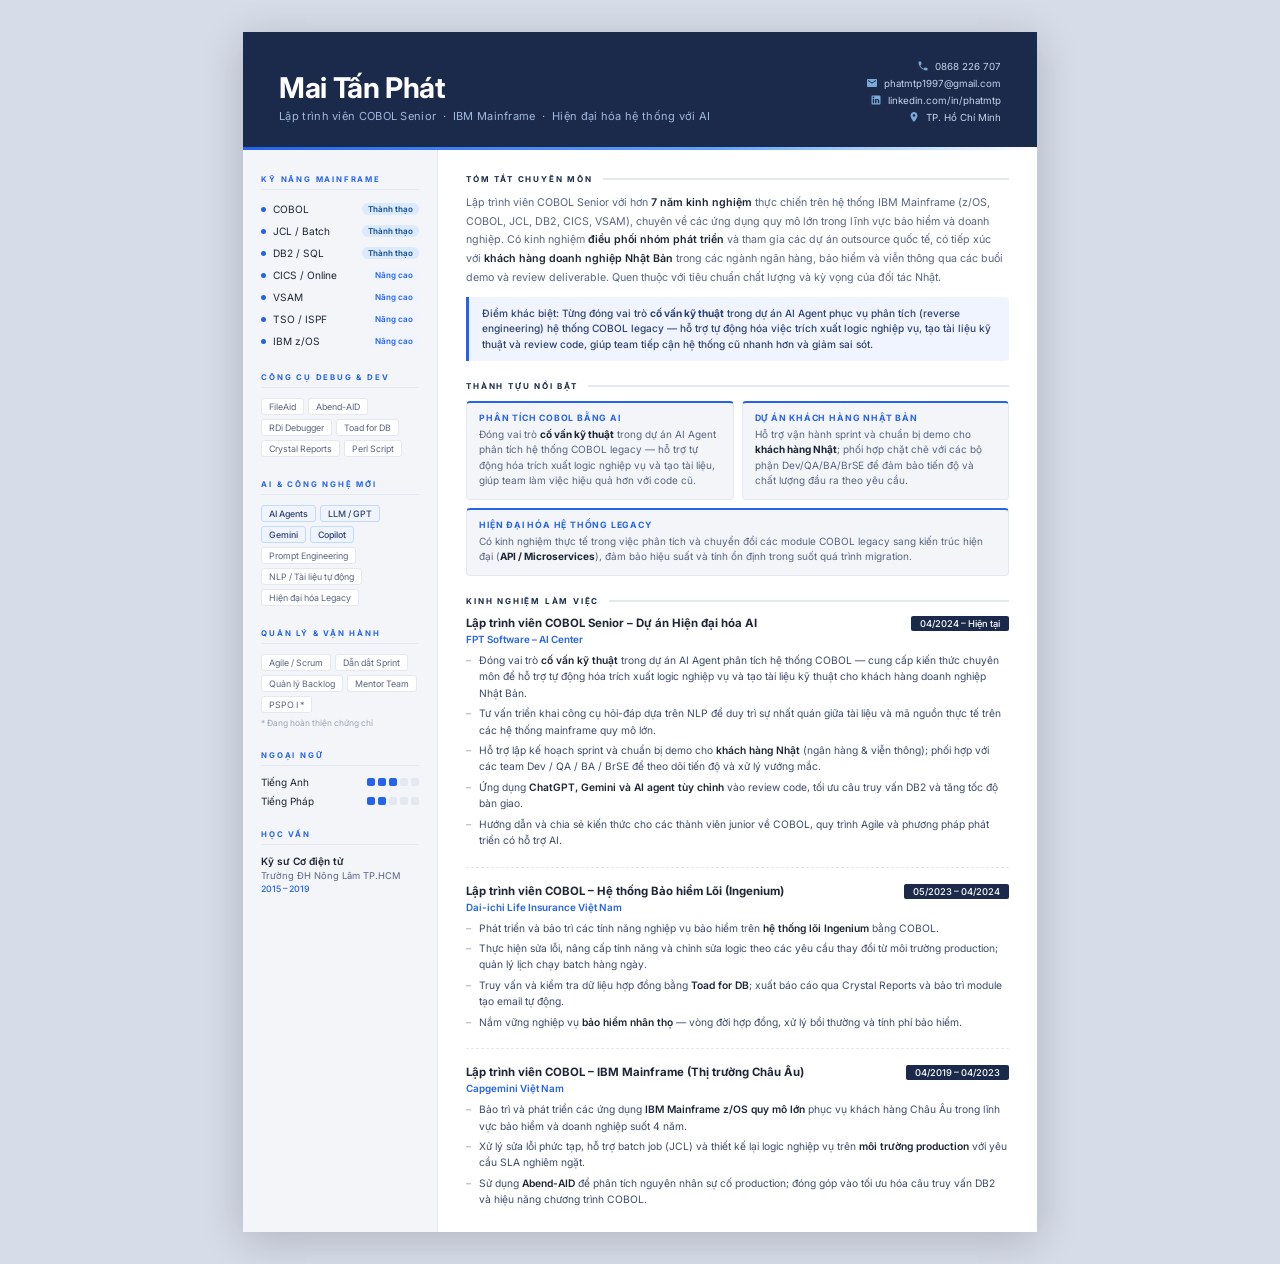
<file: cv-vi.html>
<!DOCTYPE html>
<html lang="vi">
<head>
<meta charset="UTF-8">
<meta name="viewport" content="width=device-width, initial-scale=1.0">
<title>Mai Tấn Phát – Lập trình viên COBOL Senior</title>
<style>
@import url('https://fonts.googleapis.com/css2?family=Inter:wght@300;400;500;600;700&display=swap');

*, *::before, *::after { box-sizing: border-box; margin: 0; padding: 0; }

:root {
  --navy:    #1b2a4a;
  --navy-lt: #2e4070;
  --blue:    #2563eb;
  --blue-lt: #eff4ff;
  --gray-1:  #f3f5f8;
  --gray-2:  #e4e8f0;
  --gray-3:  #9aa3b8;
  --gray-4:  #5a6481;
  --text:    #1e2535;
  --font: 'Inter', 'Segoe UI', system-ui, sans-serif;
}

html { font-size: 13px; }

body {
  font-family: var(--font);
  background: #d6dce8;
  display: flex;
  justify-content: center;
  padding: 32px 16px;
  min-height: 100vh;
}

.page {
  width: 210mm;
  background: #fff;
  box-shadow: 0 8px 40px rgba(0,0,0,.18);
}

/* HEADER */
.cv-header {
  background: var(--navy);
  padding: 28px 36px 24px;
  display: flex;
  justify-content: space-between;
  align-items: flex-end;
  gap: 20px;
}
.h-left .name {
  font-size: 2.2rem; font-weight: 700; color: #fff;
  letter-spacing: -.4px; line-height: 1;
}
.h-left .role {
  font-size: .85rem; font-weight: 400; color: #9fb8df;
  margin-top: 6px; letter-spacing: .3px;
}
.h-right { display: flex; flex-direction: column; align-items: flex-end; gap: 5px; }
.contact-chip { display: flex; align-items: center; gap: 6px; font-size: .75rem; color: #c4d5ed; }
.contact-chip svg { width: 12px; height: 12px; fill: #7aaad6; flex-shrink: 0; }

.accent-bar {
  height: 3px;
  background: linear-gradient(90deg, var(--blue) 0%, #60a5fa 60%, transparent 100%);
}

/* BODY */
.cv-body { display: flex; min-height: calc(297mm - 86px); }

/* SIDEBAR */
.sidebar {
  width: 195px; min-width: 195px;
  background: var(--gray-1);
  border-right: 1px solid var(--gray-2);
  padding: 24px 18px;
  display: flex; flex-direction: column; gap: 22px;
}
.s-heading {
  font-size: .6rem; font-weight: 700; letter-spacing: 1.8px;
  text-transform: uppercase; color: var(--blue);
  margin-bottom: 10px; padding-bottom: 5px;
  border-bottom: 1.5px solid var(--gray-2);
}
.skill-list { list-style: none; display: flex; flex-direction: column; gap: 4px; }
.skill-list li {
  font-size: .78rem; color: var(--text);
  padding: 3px 0; display: flex; align-items: center; gap: 7px;
}
.skill-list li::before {
  content: ''; width: 5px; height: 5px;
  border-radius: 50%; background: var(--blue); flex-shrink: 0;
}
.skill-list li span.badge {
  margin-left: auto; font-size: .62rem; font-weight: 600;
  color: var(--blue); background: var(--blue-lt);
  padding: 1px 6px; border-radius: 10px; white-space: nowrap;
}
.skill-list li span.badge.expert { color: #0f4c8a; background: #dbeafe; }

.tag-grid { display: flex; flex-wrap: wrap; gap: 4px; }
.tag {
  font-size: .68rem; color: var(--gray-4);
  background: white; border: 1px solid var(--gray-2);
  padding: 2px 7px; border-radius: 3px;
}
.tag.emphasis {
  color: var(--navy-lt); background: var(--blue-lt);
  border-color: #bfdbfe; font-weight: 500;
}

.lang-row { display: flex; flex-direction: column; gap: 7px; }
.lang-item { display: flex; align-items: center; justify-content: space-between; }
.lang-name { font-size: .77rem; color: var(--text); }
.pips { display: flex; gap: 3px; }
.pip { width: 8px; height: 8px; border-radius: 2px; background: var(--gray-2); }
.pip.on { background: var(--blue); }

.edu-deg { font-size: .78rem; font-weight: 600; color: var(--text); line-height: 1.3; }
.edu-school { font-size: .72rem; color: var(--gray-4); margin-top: 2px; }
.edu-year { font-size: .68rem; color: var(--blue); font-weight: 500; margin-top: 2px; }

/* MAIN */
.main { flex: 1; padding: 24px 28px; display: flex; flex-direction: column; gap: 20px; }

.m-heading {
  font-size: .62rem; font-weight: 700; letter-spacing: 1.8px;
  text-transform: uppercase; color: var(--navy);
  margin-bottom: 10px; display: flex; align-items: center; gap: 10px;
}
.m-heading::after { content: ''; flex: 1; height: 1.5px; background: var(--gray-2); }

.summary-p { font-size: .82rem; line-height: 1.75; color: var(--gray-4); }
.summary-p strong { color: var(--text); font-weight: 600; }

.callout {
  margin-top: 10px; padding: 9px 13px;
  background: var(--blue-lt); border-left: 3px solid var(--blue);
  border-radius: 0 4px 4px 0;
  font-size: .78rem; color: var(--navy-lt); font-weight: 500; line-height: 1.5;
}

.exp-list { display: flex; flex-direction: column; gap: 18px; }
.exp-top { display: flex; justify-content: space-between; align-items: flex-start; margin-bottom: 2px; }
.exp-title { font-size: .88rem; font-weight: 700; color: var(--text); line-height: 1.3; }
.exp-period {
  font-size: .72rem; color: white; background: var(--navy);
  padding: 2px 9px; border-radius: 2px; white-space: nowrap; flex-shrink: 0; font-weight: 500;
}
.exp-company { font-size: .76rem; color: var(--blue); font-weight: 600; margin-bottom: 7px; }
.exp-ul { list-style: none; display: flex; flex-direction: column; gap: 4px; }
.exp-ul li {
  font-size: .79rem; color: #3d4a68; line-height: 1.6;
  padding-left: 13px; position: relative;
}
.exp-ul li::before { content: '–'; position: absolute; left: 0; color: var(--gray-3); }
.exp-ul li strong { color: var(--text); font-weight: 600; }
.exp-entry + .exp-entry { padding-top: 16px; border-top: 1px dashed var(--gray-2); }

.ach-grid { display: grid; grid-template-columns: 1fr 1fr; gap: 8px; }
.ach-card {
  background: var(--gray-1); border: 1px solid var(--gray-2);
  border-top: 2px solid var(--blue); border-radius: 4px; padding: 10px 12px;
}
.ach-card:last-child { grid-column: span 2; }
.ach-label {
  font-size: .67rem; font-weight: 700; letter-spacing: .8px;
  text-transform: uppercase; color: var(--blue); margin-bottom: 4px;
}
.ach-text { font-size: .77rem; color: var(--gray-4); line-height: 1.55; }
.ach-text strong { color: var(--text); }

@media print {
  body { background: white; padding: 0; }
  .page { box-shadow: none; width: 100%; }
}
</style>
</head>
<body>
<div class="page">

  <!-- HEADER -->
  <header class="cv-header">
    <div class="h-left">
      <div class="name">Mai Tấn Phát</div>
      <div class="role">Lập trình viên COBOL Senior &nbsp;·&nbsp; IBM Mainframe &nbsp;·&nbsp; Hiện đại hóa hệ thống với AI</div>
    </div>
    <div class="h-right">
      <div class="contact-chip">
        <svg viewBox="0 0 24 24"><path d="M6.6 10.8c1.4 2.8 3.8 5.1 6.6 6.6l2.2-2.2c.3-.3.7-.4 1-.2 1.1.4 2.3.6 3.6.6.6 0 1 .4 1 1V20c0 .6-.4 1-1 1-9.4 0-17-7.6-17-17 0-.6.4-1 1-1h3.5c.6 0 1 .4 1 1 0 1.3.2 2.5.6 3.6.1.3 0 .7-.2 1L6.6 10.8z"/></svg>
        0868 226 707
      </div>
      <div class="contact-chip">
        <svg viewBox="0 0 24 24"><path d="M20 4H4c-1.1 0-2 .9-2 2v12c0 1.1.9 2 2 2h16c1.1 0 2-.9 2-2V6c0-1.1-.9-2-2-2zm0 4l-8 5-8-5V6l8 5 8-5v2z"/></svg>
        phatmtp1997@gmail.com
      </div>
      <div class="contact-chip">
        <svg viewBox="0 0 24 24"><path d="M19 3a2 2 0 0 1 2 2v14a2 2 0 0 1-2 2H5a2 2 0 0 1-2-2V5a2 2 0 0 1 2-2h14m-.5 15.5v-5.3a3.26 3.26 0 0 0-3.26-3.26c-.85 0-1.84.52-2.32 1.3v-1.11h-2.79v8.37h2.79v-4.93c0-.77.62-1.4 1.39-1.4a1.4 1.4 0 0 1 1.4 1.4v4.93h2.79M6.88 8.56a1.68 1.68 0 0 0 1.68-1.68c0-.93-.75-1.69-1.68-1.69a1.69 1.69 0 0 0-1.69 1.69c0 .93.76 1.68 1.69 1.68m1.39 9.94v-8.37H5.5v8.37h2.77z"/></svg>
        linkedin.com/in/phatmtp
      </div>
      <div class="contact-chip">
        <svg viewBox="0 0 24 24"><path d="M12 2C8.13 2 5 5.13 5 9c0 5.25 7 13 7 13s7-7.75 7-13c0-3.87-3.13-7-7-7zm0 9.5c-1.38 0-2.5-1.12-2.5-2.5s1.12-2.5 2.5-2.5 2.5 1.12 2.5 2.5-1.12 2.5-2.5 2.5z"/></svg>
        TP. Hồ Chí Minh
      </div>
    </div>
  </header>
  <div class="accent-bar"></div>

  <!-- BODY -->
  <div class="cv-body">

    <!-- SIDEBAR -->
    <aside class="sidebar">

      <div class="s-block">
        <div class="s-heading">Kỹ năng Mainframe</div>
        <ul class="skill-list">
          <li>COBOL <span class="badge expert">Thành thạo</span></li>
          <li>JCL / Batch <span class="badge expert">Thành thạo</span></li>
          <li>DB2 / SQL <span class="badge expert">Thành thạo</span></li>
          <li>CICS / Online <span class="badge">Nâng cao</span></li>
          <li>VSAM <span class="badge">Nâng cao</span></li>
          <li>TSO / ISPF <span class="badge">Nâng cao</span></li>
          <li>IBM z/OS <span class="badge">Nâng cao</span></li>
        </ul>
      </div>

      <div class="s-block">
        <div class="s-heading">Công cụ Debug &amp; Dev</div>
        <div class="tag-grid">
          <span class="tag">FileAid</span>
          <span class="tag">Abend-AID</span>
          <span class="tag">RDi Debugger</span>
          <span class="tag">Toad for DB</span>
          <span class="tag">Crystal Reports</span>
          <span class="tag">Perl Script</span>
        </div>
      </div>

      <div class="s-block">
        <div class="s-heading">AI &amp; Công nghệ mới</div>
        <div class="tag-grid">
          <span class="tag emphasis">AI Agents</span>
          <span class="tag emphasis">LLM / GPT</span>
          <span class="tag emphasis">Gemini</span>
          <span class="tag emphasis">Copilot</span>
          <span class="tag">Prompt Engineering</span>
          <span class="tag">NLP / Tài liệu tự động</span>
          <span class="tag">Hiện đại hóa Legacy</span>
        </div>
      </div>

      <div class="s-block">
        <div class="s-heading">Quản lý &amp; Vận hành</div>
        <div class="tag-grid">
          <span class="tag">Agile / Scrum</span>
          <span class="tag">Dẫn dắt Sprint</span>
          <span class="tag">Quản lý Backlog</span>
          <span class="tag">Mentor Team</span>
          <span class="tag">PSPO I *</span>
        </div>
        <p style="font-size:.65rem;color:var(--gray-3);margin-top:5px;">* Đang hoàn thiện chứng chỉ</p>
      </div>

      <div class="s-block">
        <div class="s-heading">Ngoại ngữ</div>
        <div class="lang-row">
          <div class="lang-item">
            <span class="lang-name">Tiếng Anh</span>
            <div class="pips">
              <div class="pip on"></div><div class="pip on"></div><div class="pip on"></div><div class="pip"></div><div class="pip"></div>
            </div>
          </div>
          <div class="lang-item">
            <span class="lang-name">Tiếng Pháp</span>
            <div class="pips">
              <div class="pip on"></div><div class="pip on"></div><div class="pip"></div><div class="pip"></div><div class="pip"></div>
            </div>
          </div>
        </div>
      </div>

      <div class="s-block">
        <div class="s-heading">Học vấn</div>
        <div>
          <div class="edu-deg">Kỹ sư Cơ điện tử</div>
          <div class="edu-school">Trường ĐH Nông Lâm TP.HCM</div>
          <div class="edu-year">2015 – 2019</div>
        </div>
      </div>

    </aside>

    <!-- MAIN -->
    <main class="main">

      <!-- Tóm tắt -->
      <div>
        <div class="m-heading">Tóm tắt chuyên môn</div>
        <p class="summary-p">
          Lập trình viên COBOL Senior với hơn <strong>7 năm kinh nghiệm</strong> thực chiến trên hệ thống IBM Mainframe (z/OS, COBOL, JCL, DB2, CICS, VSAM), chuyên về các ứng dụng quy mô lớn trong lĩnh vực bảo hiểm và doanh nghiệp. Có kinh nghiệm <strong>điều phối nhóm phát triển</strong> và tham gia các dự án outsource quốc tế, có tiếp xúc với <strong>khách hàng doanh nghiệp Nhật Bản</strong> trong các ngành ngân hàng, bảo hiểm và viễn thông qua các buổi demo và review deliverable. Quen thuộc với tiêu chuẩn chất lượng và kỳ vọng của đối tác Nhật.
        </p>
        <div class="callout">
          Điểm khác biệt: Từng đóng vai trò <strong>cố vấn kỹ thuật</strong> trong dự án AI Agent phục vụ phân tích (reverse engineering) hệ thống COBOL legacy — hỗ trợ tự động hóa việc trích xuất logic nghiệp vụ, tạo tài liệu kỹ thuật và review code, giúp team tiếp cận hệ thống cũ nhanh hơn và giảm sai sót.
        </div>
      </div>

      <!-- Thành tựu nổi bật -->
      <div>
        <div class="m-heading">Thành tựu nổi bật</div>
        <div class="ach-grid">
          <div class="ach-card">
            <div class="ach-label">Phân tích COBOL bằng AI</div>
            <div class="ach-text">Đóng vai trò <strong>cố vấn kỹ thuật</strong> trong dự án AI Agent phân tích hệ thống COBOL legacy — hỗ trợ tự động hóa trích xuất logic nghiệp vụ và tạo tài liệu, giúp team làm việc hiệu quả hơn với code cũ.</div>
          </div>
          <div class="ach-card">
            <div class="ach-label">Dự án khách hàng Nhật Bản</div>
            <div class="ach-text">Hỗ trợ vận hành sprint và chuẩn bị demo cho <strong>khách hàng Nhật</strong>; phối hợp chặt chẽ với các bộ phận Dev/QA/BA/BrSE để đảm bảo tiến độ và chất lượng đầu ra theo yêu cầu.</div>
          </div>
          <div class="ach-card">
            <div class="ach-label">Hiện đại hóa hệ thống Legacy</div>
            <div class="ach-text">Có kinh nghiệm thực tế trong việc phân tích và chuyển đổi các module COBOL legacy sang kiến trúc hiện đại (<strong>API / Microservices</strong>), đảm bảo hiệu suất và tính ổn định trong suốt quá trình migration.</div>
          </div>
        </div>
      </div>

      <!-- Kinh nghiệm -->
      <div>
        <div class="m-heading">Kinh nghiệm làm việc</div>
        <div class="exp-list">

          <div class="exp-entry">
            <div class="exp-top">
              <div class="exp-title">Lập trình viên COBOL Senior – Dự án Hiện đại hóa AI</div>
              <div class="exp-period">04/2024 – Hiện tại</div>
            </div>
            <div class="exp-company">FPT Software – AI Center</div>
            <ul class="exp-ul">
              <li>Đóng vai trò <strong>cố vấn kỹ thuật</strong> trong dự án AI Agent phân tích hệ thống COBOL — cung cấp kiến thức chuyên môn để hỗ trợ tự động hóa trích xuất logic nghiệp vụ và tạo tài liệu kỹ thuật cho khách hàng doanh nghiệp Nhật Bản.</li>
              <li>Tư vấn triển khai công cụ hỏi-đáp dựa trên NLP để duy trì sự nhất quán giữa tài liệu và mã nguồn thực tế trên các hệ thống mainframe quy mô lớn.</li>
              <li>Hỗ trợ lập kế hoạch sprint và chuẩn bị demo cho <strong>khách hàng Nhật</strong> (ngân hàng &amp; viễn thông); phối hợp với các team Dev / QA / BA / BrSE để theo dõi tiến độ và xử lý vướng mắc.</li>
              <li>Ứng dụng <strong>ChatGPT, Gemini và AI agent tùy chỉnh</strong> vào review code, tối ưu câu truy vấn DB2 và tăng tốc độ bàn giao.</li>
              <li>Hướng dẫn và chia sẻ kiến thức cho các thành viên junior về COBOL, quy trình Agile và phương pháp phát triển có hỗ trợ AI.</li>
            </ul>
          </div>

          <div class="exp-entry">
            <div class="exp-top">
              <div class="exp-title">Lập trình viên COBOL – Hệ thống Bảo hiểm Lõi (Ingenium)</div>
              <div class="exp-period">05/2023 – 04/2024</div>
            </div>
            <div class="exp-company">Dai-ichi Life Insurance Việt Nam</div>
            <ul class="exp-ul">
              <li>Phát triển và bảo trì các tính năng nghiệp vụ bảo hiểm trên <strong>hệ thống lõi Ingenium</strong> bằng COBOL.</li>
              <li>Thực hiện sửa lỗi, nâng cấp tính năng và chỉnh sửa logic theo các yêu cầu thay đổi từ môi trường production; quản lý lịch chạy batch hàng ngày.</li>
              <li>Truy vấn và kiểm tra dữ liệu hợp đồng bằng <strong>Toad for DB</strong>; xuất báo cáo qua Crystal Reports và bảo trì module tạo email tự động.</li>
              <li>Nắm vững nghiệp vụ <strong>bảo hiểm nhân thọ</strong> — vòng đời hợp đồng, xử lý bồi thường và tính phí bảo hiểm.</li>
            </ul>
          </div>

          <div class="exp-entry">
            <div class="exp-top">
              <div class="exp-title">Lập trình viên COBOL – IBM Mainframe (Thị trường Châu Âu)</div>
              <div class="exp-period">04/2019 – 04/2023</div>
            </div>
            <div class="exp-company">Capgemini Việt Nam</div>
            <ul class="exp-ul">
              <li>Bảo trì và phát triển các ứng dụng <strong>IBM Mainframe z/OS quy mô lớn</strong> phục vụ khách hàng Châu Âu trong lĩnh vực bảo hiểm và doanh nghiệp suốt 4 năm.</li>
              <li>Xử lý sửa lỗi phức tạp, hỗ trợ batch job (JCL) và thiết kế lại logic nghiệp vụ trên <strong>môi trường production</strong> với yêu cầu SLA nghiêm ngặt.</li>
              <li>Sử dụng <strong>Abend-AID</strong> để phân tích nguyên nhân sự cố production; đóng góp vào tối ưu hóa câu truy vấn DB2 và hiệu năng chương trình COBOL.</li>
            </ul>
          </div>

        </div>
      </div>

    </main>
  </div>

</div>
</body>
</html>
</file>
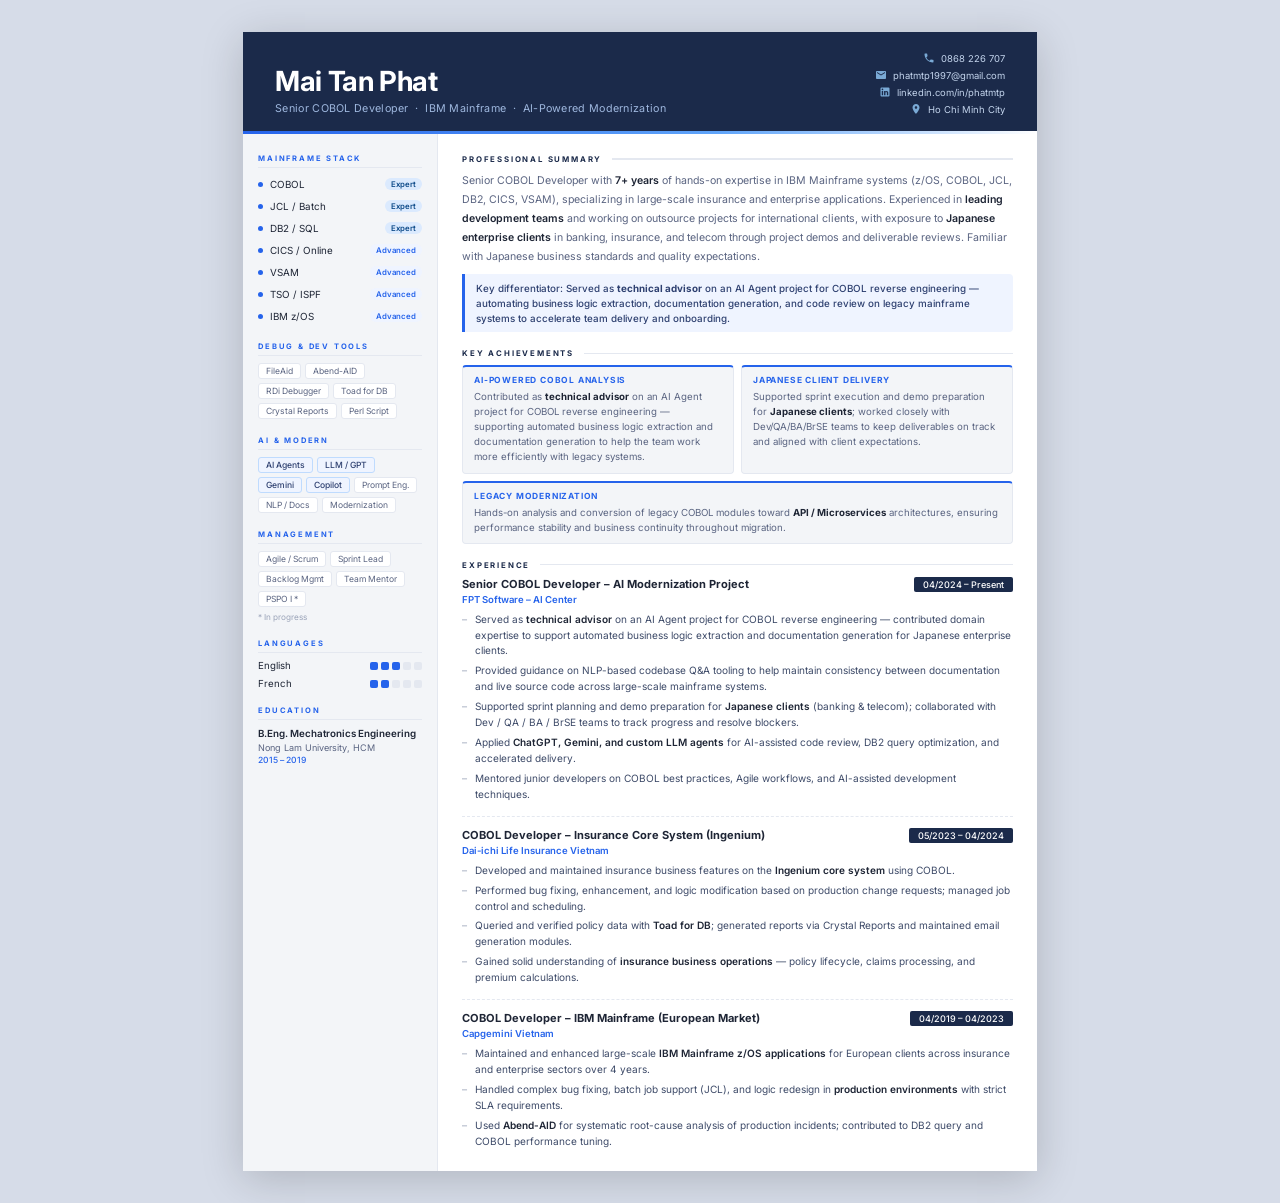
<file: cv.html>
<!DOCTYPE html>
<html lang="en">
<head>
<meta charset="UTF-8">
<meta name="viewport" content="width=device-width, initial-scale=1.0">
<title>Mai Tan Phat – Senior COBOL Developer</title>
<style>
/* ── Google Fonts fallback stack ── */
@import url('https://fonts.googleapis.com/css2?family=Inter:wght@300;400;500;600;700&display=swap');

*, *::before, *::after { box-sizing: border-box; margin: 0; padding: 0; }

:root {
  --navy:    #1b2a4a;
  --navy-lt: #2e4070;
  --blue:    #2563eb;
  --blue-lt: #eff4ff;
  --gray-1:  #f3f5f8;
  --gray-2:  #e4e8f0;
  --gray-3:  #9aa3b8;
  --gray-4:  #5a6481;
  --text:    #1e2535;
  --font: 'Inter', 'Segoe UI', system-ui, sans-serif;
}

html { font-size: 12.6px; }

body {
  font-family: var(--font);
  background: #d6dce8;
  display: flex;
  justify-content: center;
  padding: 32px 16px;
  min-height: 100vh;
}

/* ── A4 page ── */
.page {
  width: 210mm;
  background: #fff;
  box-shadow: 0 8px 40px rgba(0,0,0,.18);
}

/* ════════════════════════════
   HEADER BAR
════════════════════════════ */
.cv-header {
  background: var(--navy);
  padding: 20px 32px 16px;
  display: flex;
  justify-content: space-between;
  align-items: flex-end;
  gap: 20px;
}
.h-left .name {
  font-size: 2.2rem;
  font-weight: 700;
  color: #fff;
  letter-spacing: -.4px;
  line-height: 1;
}
.h-left .role {
  font-size: .85rem;
  font-weight: 400;
  color: #9fb8df;
  margin-top: 6px;
  letter-spacing: .3px;
}
.h-right {
  display: flex;
  flex-direction: column;
  align-items: flex-end;
  gap: 5px;
}
.contact-chip {
  display: flex;
  align-items: center;
  gap: 6px;
  font-size: .75rem;
  color: #c4d5ed;
}
.contact-chip svg {
  width: 12px; height: 12px;
  fill: #7aaad6;
  flex-shrink: 0;
}

/* Accent bar under header */
.accent-bar {
  height: 3px;
  background: linear-gradient(90deg, var(--blue) 0%, #60a5fa 60%, transparent 100%);
}

/* ════════════════════════════
   BODY (two columns)
════════════════════════════ */
.cv-body {
  display: flex;
  min-height: calc(297mm - 86px);
}

/* ── LEFT SIDEBAR ── */
.sidebar {
  width: 195px;
  min-width: 195px;
  background: var(--gray-1);
  border-right: 1px solid var(--gray-2);
  padding: 20px 15px;
  display: flex;
  flex-direction: column;
  gap: 17px;
}

.s-block {}
.s-heading {
  font-size: .6rem;
  font-weight: 700;
  letter-spacing: 1.8px;
  text-transform: uppercase;
  color: var(--blue);
  margin-bottom: 7px;
  padding-bottom: 4px;
  border-bottom: 1.5px solid var(--gray-2);
}

/* Skills list */
.skill-list { list-style: none; display: flex; flex-direction: column; gap: 4px; }
.skill-list li {
  font-size: .78rem;
  color: var(--text);
  padding: 3px 0;
  display: flex;
  align-items: center;
  gap: 7px;
}
.skill-list li::before {
  content: '';
  width: 5px; height: 5px;
  border-radius: 50%;
  background: var(--blue);
  flex-shrink: 0;
}
.skill-list li span.badge {
  margin-left: auto;
  font-size: .62rem;
  font-weight: 600;
  color: var(--blue);
  background: var(--blue-lt);
  padding: 1px 6px;
  border-radius: 10px;
  white-space: nowrap;
}
.skill-list li span.badge.expert {
  color: #0f4c8a;
  background: #dbeafe;
}

/* Tag grid */
.tag-grid { display: flex; flex-wrap: wrap; gap: 4px; }
.tag {
  font-size: .68rem;
  color: var(--gray-4);
  background: white;
  border: 1px solid var(--gray-2);
  padding: 2px 7px;
  border-radius: 3px;
}
.tag.emphasis {
  color: var(--navy-lt);
  background: var(--blue-lt);
  border-color: #bfdbfe;
  font-weight: 500;
}

/* Language dots */
.lang-row { display: flex; flex-direction: column; gap: 7px; }
.lang-item { display: flex; align-items: center; justify-content: space-between; }
.lang-name { font-size: .77rem; color: var(--text); }
.pips { display: flex; gap: 3px; }
.pip {
  width: 8px; height: 8px;
  border-radius: 2px;
  background: var(--gray-2);
}
.pip.on { background: var(--blue); }

/* Education in sidebar */
.edu-entry {}
.edu-deg { font-size: .78rem; font-weight: 600; color: var(--text); line-height: 1.3; }
.edu-school { font-size: .72rem; color: var(--gray-4); margin-top: 2px; }
.edu-year { font-size: .68rem; color: var(--blue); font-weight: 500; margin-top: 2px; }

/* ── MAIN CONTENT ── */
.main {
  flex: 1;
  padding: 20px 24px;
  display: flex;
  flex-direction: column;
  gap: 16px;
}

/* Section header */
.m-heading {
  font-size: .62rem;
  font-weight: 700;
  letter-spacing: 1.8px;
  text-transform: uppercase;
  color: var(--navy);
  margin-bottom: 7px;
  display: flex;
  align-items: center;
  gap: 10px;
}
.m-heading::after {
  content: '';
  flex: 1;
  height: 1.5px;
  background: var(--gray-2);
}

/* Summary */
.summary-p {
  font-size: .84rem;
  line-height: 1.8;
  color: var(--gray-4);
}
.summary-p strong { color: var(--text); font-weight: 600; }

.callout {
  margin-top: 8px;
  padding: 7px 11px;
  background: var(--blue-lt);
  border-left: 3px solid var(--blue);
  border-radius: 0 4px 4px 0;
  font-size: .78rem;
  color: var(--navy-lt);
  font-weight: 500;
  line-height: 1.5;
}

/* Experience */
.exp-list { display: flex; flex-direction: column; gap: 13px; }
.exp-entry {}
.exp-top {
  display: flex;
  justify-content: space-between;
  align-items: flex-start;
  margin-bottom: 2px;
}
.exp-title {
  font-size: .88rem;
  font-weight: 700;
  color: var(--text);
  line-height: 1.3;
}
.exp-period {
  font-size: .72rem;
  color: white;
  background: var(--navy);
  padding: 2px 9px;
  border-radius: 2px;
  white-space: nowrap;
  flex-shrink: 0;
  font-weight: 500;
}
.exp-company {
  font-size: .76rem;
  color: var(--blue);
  font-weight: 600;
  margin-bottom: 7px;
}
.exp-ul {
  list-style: none;
  display: flex;
  flex-direction: column;
  gap: 4px;
}
.exp-ul li {
  font-size: .8rem;
  color: #3d4a68;
  line-height: 1.58;
  padding-left: 13px;
  position: relative;
}
.exp-ul li::before {
  content: '–';
  position: absolute;
  left: 0;
  color: var(--gray-3);
}
.exp-ul li strong { color: var(--text); font-weight: 600; }

/* Divider between exp entries */
.exp-entry + .exp-entry {
  padding-top: 11px;
  border-top: 1px dashed var(--gray-2);
}

/* Achievements grid */
.ach-grid {
  display: grid;
  grid-template-columns: 1fr 1fr;
  gap: 7px;
}
.ach-card {
  background: var(--gray-1);
  border: 1px solid var(--gray-2);
  border-top: 2px solid var(--blue);
  border-radius: 4px;
  padding: 8px 11px;
}
.ach-card:last-child {
  grid-column: span 2;
}
.ach-label {
  font-size: .67rem;
  font-weight: 700;
  letter-spacing: .8px;
  text-transform: uppercase;
  color: var(--blue);
  margin-bottom: 4px;
}
.ach-text {
  font-size: .77rem;
  color: var(--gray-4);
  line-height: 1.55;
}
.ach-text strong { color: var(--text); }

/* Print */
@page {
  size: A4;
  margin: 0;
}
@media print {
  body { background: white; padding: 0; }
  .page { box-shadow: none; width: 210mm; min-height: 297mm; }
}
</style>
</head>
<body>
<div class="page">

  <!-- ══ HEADER ══ -->
  <header class="cv-header">
    <div class="h-left">
      <div class="name">Mai Tan Phat</div>
      <div class="role">Senior COBOL Developer &nbsp;·&nbsp; IBM Mainframe &nbsp;·&nbsp; AI-Powered Modernization</div>
    </div>
    <div class="h-right">
      <div class="contact-chip">
        <svg viewBox="0 0 24 24"><path d="M6.6 10.8c1.4 2.8 3.8 5.1 6.6 6.6l2.2-2.2c.3-.3.7-.4 1-.2 1.1.4 2.3.6 3.6.6.6 0 1 .4 1 1V20c0 .6-.4 1-1 1-9.4 0-17-7.6-17-17 0-.6.4-1 1-1h3.5c.6 0 1 .4 1 1 0 1.3.2 2.5.6 3.6.1.3 0 .7-.2 1L6.6 10.8z"/></svg>
        0868 226 707
      </div>
      <div class="contact-chip">
        <svg viewBox="0 0 24 24"><path d="M20 4H4c-1.1 0-2 .9-2 2v12c0 1.1.9 2 2 2h16c1.1 0 2-.9 2-2V6c0-1.1-.9-2-2-2zm0 4l-8 5-8-5V6l8 5 8-5v2z"/></svg>
        phatmtp1997@gmail.com
      </div>
      <div class="contact-chip">
        <svg viewBox="0 0 24 24"><path d="M19 3a2 2 0 0 1 2 2v14a2 2 0 0 1-2 2H5a2 2 0 0 1-2-2V5a2 2 0 0 1 2-2h14m-.5 15.5v-5.3a3.26 3.26 0 0 0-3.26-3.26c-.85 0-1.84.52-2.32 1.3v-1.11h-2.79v8.37h2.79v-4.93c0-.77.62-1.4 1.39-1.4a1.4 1.4 0 0 1 1.4 1.4v4.93h2.79M6.88 8.56a1.68 1.68 0 0 0 1.68-1.68c0-.93-.75-1.69-1.68-1.69a1.69 1.69 0 0 0-1.69 1.69c0 .93.76 1.68 1.69 1.68m1.39 9.94v-8.37H5.5v8.37h2.77z"/></svg>
        linkedin.com/in/phatmtp
      </div>
      <div class="contact-chip">
        <svg viewBox="0 0 24 24"><path d="M12 2C8.13 2 5 5.13 5 9c0 5.25 7 13 7 13s7-7.75 7-13c0-3.87-3.13-7-7-7zm0 9.5c-1.38 0-2.5-1.12-2.5-2.5s1.12-2.5 2.5-2.5 2.5 1.12 2.5 2.5-1.12 2.5-2.5 2.5z"/></svg>
        Ho Chi Minh City
      </div>
    </div>
  </header>
  <div class="accent-bar"></div>

  <!-- ══ BODY ══ -->
  <div class="cv-body">

    <!-- ── SIDEBAR ── -->
    <aside class="sidebar">

      <div class="s-block">
        <div class="s-heading">Mainframe Stack</div>
        <ul class="skill-list">
          <li>COBOL <span class="badge expert">Expert</span></li>
          <li>JCL / Batch <span class="badge expert">Expert</span></li>
          <li>DB2 / SQL <span class="badge expert">Expert</span></li>
          <li>CICS / Online <span class="badge">Advanced</span></li>
          <li>VSAM <span class="badge">Advanced</span></li>
          <li>TSO / ISPF <span class="badge">Advanced</span></li>
          <li>IBM z/OS <span class="badge">Advanced</span></li>
        </ul>
      </div>

      <div class="s-block">
        <div class="s-heading">Debug &amp; Dev Tools</div>
        <div class="tag-grid">
          <span class="tag">FileAid</span>
          <span class="tag">Abend-AID</span>
          <span class="tag">RDi Debugger</span>
          <span class="tag">Toad for DB</span>
          <span class="tag">Crystal Reports</span>
          <span class="tag">Perl Script</span>
        </div>
      </div>

      <div class="s-block">
        <div class="s-heading">AI &amp; Modern</div>
        <div class="tag-grid">
          <span class="tag emphasis">AI Agents</span>
          <span class="tag emphasis">LLM / GPT</span>
          <span class="tag emphasis">Gemini</span>
          <span class="tag emphasis">Copilot</span>
          <span class="tag">Prompt Eng.</span>
          <span class="tag">NLP / Docs</span>
          <span class="tag">Modernization</span>
        </div>
      </div>

      <div class="s-block">
        <div class="s-heading">Management</div>
        <div class="tag-grid">
          <span class="tag">Agile / Scrum</span>
          <span class="tag">Sprint Lead</span>
          <span class="tag">Backlog Mgmt</span>
          <span class="tag">Team Mentor</span>
          <span class="tag">PSPO I *</span>
        </div>
        <p style="font-size:.65rem;color:var(--gray-3);margin-top:5px;">* In progress</p>
      </div>

      <div class="s-block">
        <div class="s-heading">Languages</div>
        <div class="lang-row">
          <div class="lang-item">
            <span class="lang-name">English</span>
            <div class="pips">
              <div class="pip on"></div><div class="pip on"></div><div class="pip on"></div><div class="pip"></div><div class="pip"></div>
            </div>
          </div>
          <div class="lang-item">
            <span class="lang-name">French</span>
            <div class="pips">
              <div class="pip on"></div><div class="pip on"></div><div class="pip"></div><div class="pip"></div><div class="pip"></div>
            </div>
          </div>
        </div>
      </div>

      <div class="s-block">
        <div class="s-heading">Education</div>
        <div class="edu-entry">
          <div class="edu-deg">B.Eng. Mechatronics Engineering</div>
          <div class="edu-school">Nong Lam University, HCM</div>
          <div class="edu-year">2015 – 2019</div>
        </div>
      </div>

    </aside>

    <!-- ── MAIN ── -->
    <main class="main">

      <!-- Summary -->
      <div>
        <div class="m-heading">Professional Summary</div>
        <p class="summary-p">
          Senior COBOL Developer with <strong>7+ years</strong> of hands-on expertise in IBM Mainframe systems (z/OS, COBOL, JCL, DB2, CICS, VSAM), specializing in large-scale insurance and enterprise applications. Experienced in <strong>leading development teams</strong> and working on outsource projects for international clients, with exposure to <strong>Japanese enterprise clients</strong> in banking, insurance, and telecom through project demos and deliverable reviews. Familiar with Japanese business standards and quality expectations.
        </p>
        <div class="callout">
          Key differentiator: Served as <strong>technical advisor</strong> on an AI Agent project for COBOL reverse engineering — automating business logic extraction, documentation generation, and code review on legacy mainframe systems to accelerate team delivery and onboarding.
        </div>
      </div>

      <!-- Key Achievements -->
      <div>
        <div class="m-heading">Key Achievements</div>
        <div class="ach-grid">
          <div class="ach-card">
            <div class="ach-label">AI-Powered COBOL Analysis</div>
            <div class="ach-text">Contributed as <strong>technical advisor</strong> on an AI Agent project for COBOL reverse engineering — supporting automated business logic extraction and documentation generation to help the team work more efficiently with legacy systems.</div>
          </div>
          <div class="ach-card">
            <div class="ach-label">Japanese Client Delivery</div>
            <div class="ach-text">Supported sprint execution and demo preparation for <strong>Japanese clients</strong>; worked closely with Dev/QA/BA/BrSE teams to keep deliverables on track and aligned with client expectations.</div>
          </div>
          <div class="ach-card">
            <div class="ach-label">Legacy Modernization</div>
            <div class="ach-text">Hands-on analysis and conversion of legacy COBOL modules toward <strong>API / Microservices</strong> architectures, ensuring performance stability and business continuity throughout migration.</div>
          </div>
        </div>
      </div>

      <!-- Experience -->
      <div>
        <div class="m-heading">Experience</div>
        <div class="exp-list">

          <div class="exp-entry">
            <div class="exp-top">
              <div class="exp-title">Senior COBOL Developer – AI Modernization Project</div>
              <div class="exp-period">04/2024 – Present</div>
            </div>
            <div class="exp-company">FPT Software – AI Center</div>
            <ul class="exp-ul">
              <li>Served as <strong>technical advisor</strong> on an AI Agent project for COBOL reverse engineering — contributed domain expertise to support automated business logic extraction and documentation generation for Japanese enterprise clients.</li>
              <li>Provided guidance on NLP-based codebase Q&amp;A tooling to help maintain consistency between documentation and live source code across large-scale mainframe systems.</li>
              <li>Supported sprint planning and demo preparation for <strong>Japanese clients</strong> (banking &amp; telecom); collaborated with Dev / QA / BA / BrSE teams to track progress and resolve blockers.</li>
              <li>Applied <strong>ChatGPT, Gemini, and custom LLM agents</strong> for AI-assisted code review, DB2 query optimization, and accelerated delivery.</li>
              <li>Mentored junior developers on COBOL best practices, Agile workflows, and AI-assisted development techniques.</li>
            </ul>
          </div>

          <div class="exp-entry">
            <div class="exp-top">
              <div class="exp-title">COBOL Developer – Insurance Core System (Ingenium)</div>
              <div class="exp-period">05/2023 – 04/2024</div>
            </div>
            <div class="exp-company">Dai-ichi Life Insurance Vietnam</div>
            <ul class="exp-ul">
              <li>Developed and maintained insurance business features on the <strong>Ingenium core system</strong> using COBOL.</li>
              <li>Performed bug fixing, enhancement, and logic modification based on production change requests; managed job control and scheduling.</li>
              <li>Queried and verified policy data with <strong>Toad for DB</strong>; generated reports via Crystal Reports and maintained email generation modules.</li>
              <li>Gained solid understanding of <strong>insurance business operations</strong> — policy lifecycle, claims processing, and premium calculations.</li>
            </ul>
          </div>

          <div class="exp-entry">
            <div class="exp-top">
              <div class="exp-title">COBOL Developer – IBM Mainframe (European Market)</div>
              <div class="exp-period">04/2019 – 04/2023</div>
            </div>
            <div class="exp-company">Capgemini Vietnam</div>
            <ul class="exp-ul">
              <li>Maintained and enhanced large-scale <strong>IBM Mainframe z/OS applications</strong> for European clients across insurance and enterprise sectors over 4 years.</li>
              <li>Handled complex bug fixing, batch job support (JCL), and logic redesign in <strong>production environments</strong> with strict SLA requirements.</li>
              <li>Used <strong>Abend-AID</strong> for systematic root-cause analysis of production incidents; contributed to DB2 query and COBOL performance tuning.</li>
            </ul>
          </div>

        </div>
      </div>

    </main>
  </div><!-- end cv-body -->

</div><!-- end page -->
</body>
</html>
</file>
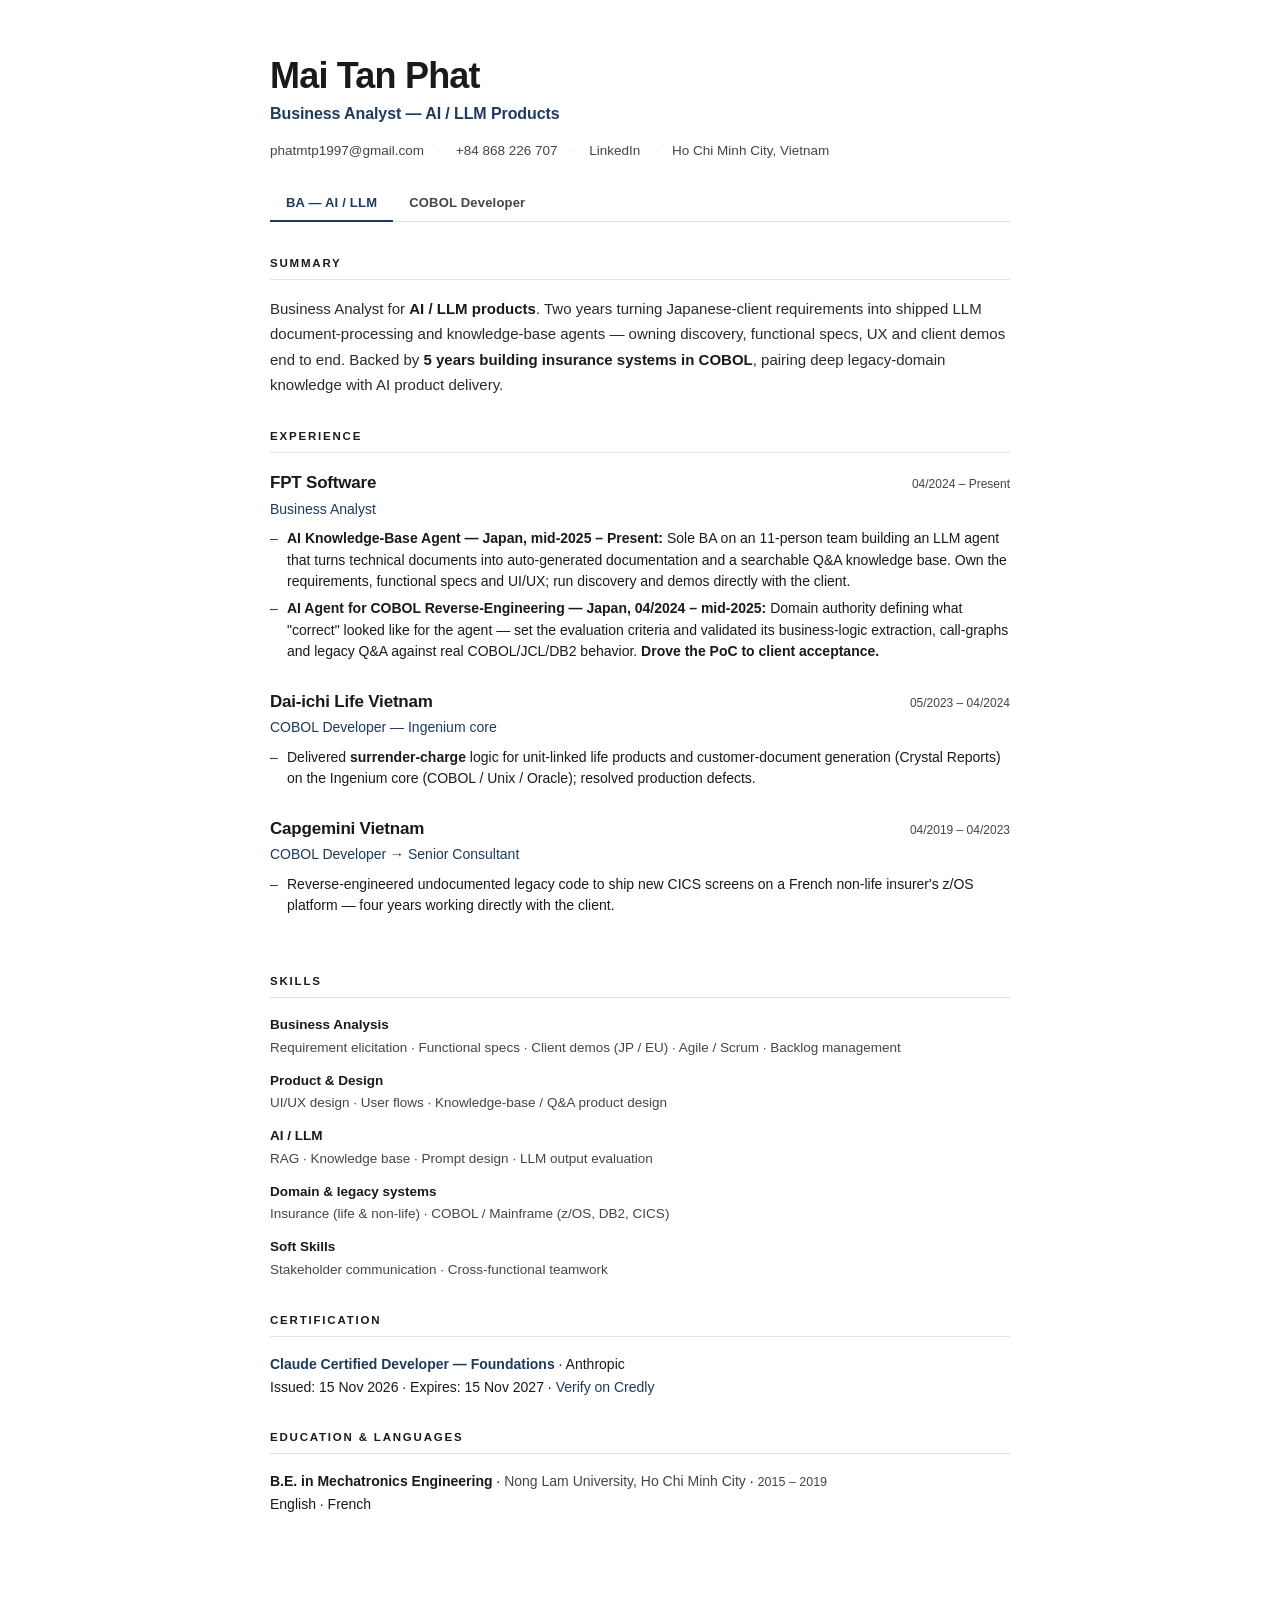
<file: cv/cv-minimal.html>
<!DOCTYPE html>
<html lang="en">
<head>
<meta charset="UTF-8">
<meta name="viewport" content="width=device-width, initial-scale=1.0">
<title>Mai Tan Phat – CV</title>
<style>
:root {
  --bg: #FFFFFF;
  --text: #1A1A1A;
  --text-muted: #454545;
  --accent: #1E3A5F;
  --divider: #E2E2E2;

  --font-sans: Calibri, Carlito, Arial, sans-serif;
  --font-mono: Calibri, Carlito, Arial, sans-serif;

  --page-max: 740px;
  --section-gap: 30px;
  --print-section-gap: 8px;
}

*, *::before, *::after { box-sizing: border-box; margin: 0; padding: 0; }

html { font-size: 16px; }

body {
  font-family: var(--font-sans);
  color: var(--text);
  background: var(--bg);
  line-height: 1.6;
  padding: 56px 48px;
  -webkit-font-smoothing: antialiased;
  text-rendering: optimizeLegibility;
}

.page {
  max-width: var(--page-max);
  margin: 0 auto;
}

a {
  color: var(--accent);
  text-decoration: none;
  border-bottom: 1px solid transparent;
  transition: border-color 0.15s;
}
a:hover { border-bottom-color: var(--accent); }

/* Header */
.cv-header { margin-bottom: 24px; }

.cv-name {
  font-family: var(--font-sans);
  font-size: 36px;
  font-weight: 700;
  letter-spacing: -0.8px;
  line-height: 1.1;
  margin-bottom: 5px;
}

.cv-role {
  font-family: var(--font-sans);
  font-size: 16px;
  color: var(--accent);
  font-weight: 600;
  letter-spacing: -0.1px;
  margin-bottom: 14px;
}

.cv-contact {
  font-size: 13.5px;
  color: var(--text-muted);
  display: flex;
  flex-wrap: wrap;
  gap: 0 14px;
}
.cv-contact span.sep { color: var(--divider); }
.cv-contact a { color: var(--text-muted); }
.cv-contact a:hover { color: var(--accent); }

/* Variant tabs */
.variant-tabs {
  display: flex;
  gap: 0;
  margin-bottom: 32px;
  border-bottom: 1px solid var(--divider);
}
.variant-tab {
  background: none;
  border: none;
  border-bottom: 2px solid transparent;
  padding: 8px 16px 10px;
  font-family: var(--font-sans);
  font-size: 13px;
  font-weight: 600;
  color: var(--text-muted);
  cursor: pointer;
  margin-bottom: -1px;
  letter-spacing: 0.2px;
  transition: color 0.15s, border-color 0.15s;
}
.variant-tab:hover { color: var(--text); }
.variant-tab.active {
  color: var(--accent);
  border-bottom-color: var(--accent);
}

/* Section primitives */
.section { margin-bottom: var(--section-gap); }
.section-title {
  font-family: var(--font-sans);
  font-size: 11.5px;
  font-weight: 700;
  letter-spacing: 1.8px;
  text-transform: uppercase;
  color: var(--text);
  padding-bottom: 7px;
  margin-bottom: 16px;
  border-bottom: 1px solid var(--divider);
}

/* Variant filter */
body[data-role="ba-ai"]     [data-variant]:not([data-variant~="ba-ai"])     { display: none; }
body[data-role="cobol-dev"] [data-variant]:not([data-variant~="cobol-dev"]) { display: none; }

/* Summary */
.summary p {
  font-size: 15px;
  line-height: 1.68;
  color: #2A2A2A;
}
.summary strong { font-weight: 600; color: var(--text); }

/* Work Experience */
.work-list { display: flex; flex-direction: column; }
.work-entry { margin-bottom: 20px; }

body[data-role="ba-ai"]     .work-entry { order: var(--ord-ba-ai, 99); }
body[data-role="cobol-dev"] .work-entry { order: var(--ord-cobol-dev, 99); }

.work-head {
  display: flex;
  justify-content: space-between;
  align-items: baseline;
  gap: 12px;
  margin-bottom: 1px;
}
.work-company {
  font-family: var(--font-sans);
  font-size: 17px;
  font-weight: 600;
  letter-spacing: -0.2px;
}
.work-period {
  font-family: var(--font-mono);
  font-size: 12px;
  color: var(--text-muted);
  white-space: nowrap;
}
.work-title {
  font-size: 14px;
  font-weight: 500;
  color: var(--accent);
  margin-bottom: 8px;
}
.work-bullets {
  list-style: none;
  padding: 0;
}
.work-bullets li {
  position: relative;
  padding-left: 17px;
  margin-bottom: 5px;
  font-size: 14px;
  line-height: 1.55;
}
.work-bullets li::before {
  content: '–';
  position: absolute;
  left: 0;
  color: var(--accent);
}
.work-bullets strong { font-weight: 600; }
.work-bullets em { font-style: normal; font-weight: 600; color: var(--text); }

/* Skills */
.skills-list {
  display: flex;
  flex-direction: column;
  gap: 11px;
}
.skill-group h4 {
  font-family: var(--font-sans);
  font-size: 13.5px;
  font-weight: 600;
  color: var(--text);
  margin-bottom: 2px;
}
.skill-group p {
  font-size: 13.5px;
  color: var(--text-muted);
  line-height: 1.55;
}

/* Per-variant order */
body[data-role="ba-ai"]     .skill-group { order: var(--ord-ba-ai,     99); }
body[data-role="cobol-dev"] .skill-group { order: var(--ord-cobol-dev, 99); }

/* Education */
.edu-item { font-size: 14px; }
.edu-item .edu-school { color: var(--text-muted); }
.edu-item .edu-year {
  font-family: var(--font-mono);
  font-size: 12.5px;
  color: var(--text-muted);
}

/* Languages */
.languages-line {
  font-size: 14px;
  color: var(--text);
}

/* Print */
@media print {
  @page { size: A4; margin: 0; }
  html { font-size: 14px; }
  body {
    padding: 0;
    background: white;
    -webkit-print-color-adjust: exact;
    print-color-adjust: exact;
  }
  .page { max-width: none; padding: 10mm 15mm; }
  .variant-tabs { display: none; }
  a { color: var(--text); border-bottom: none; }
  .section { margin-bottom: 7px; }
  .section-title {
    font-size: 11.5px;
    line-height: 1.25;
    letter-spacing: 1.3px;
    margin-bottom: 5px;
    padding-bottom: 4px;
  }
  .cv-header { margin-bottom: 12px; }
  .cv-name { font-size: 29px; letter-spacing: -0.4px; margin-bottom: 3px; }
  .cv-role { font-size: 15px; font-weight: 600; margin-bottom: 7px; }
  .cv-contact { font-size: 12.5px; }
  .summary p { font-size: 14px; line-height: 1.4; }
  .work-entry { margin-bottom: 5px; }
  .work-company { font-size: 15px; line-height: 1.25; }
  .work-period { font-size: 12px; line-height: 1.25; }
  .work-title { font-size: 14px; line-height: 1.3; margin-bottom: 4px; }
  .work-bullets li { font-size: 14px; line-height: 1.35; margin-bottom: 3px; padding-left: 14px; }
  .skill-group h4 { font-size: 13.5px; line-height: 1.25; margin-bottom: 1px; }
  .skill-group p { font-size: 13.5px; line-height: 1.35; }
  .skills-list { gap: 4px; }
  .edu-item, .languages-line { font-size: 13.5px; line-height: 1.4; }
  .section-title, .work-head, .work-title { break-after: avoid; }
}
</style>
</head>
<body data-role="ba-ai">
  <div class="page">
    <header class="cv-header">
      <h1 class="cv-name">Mai Tan Phat</h1>
      <p class="cv-role">
        <span data-variant="ba-ai">Business Analyst — AI / LLM Products</span>
        <span data-variant="cobol-dev">COBOL / Mainframe Developer</span>
      </p>
      <p class="cv-contact">
        <a href="mailto:phatmtp1997@gmail.com">phatmtp1997@gmail.com</a>
        <span class="sep">·</span>
        <a href="tel:+84868226707">+84 868 226 707</a>
        <span class="sep">·</span>
        <a href="https://www.linkedin.com/in/ph%C3%A1t-mai-t%E1%BA%A5n-4b199a2a2/" target="_blank" rel="noopener">LinkedIn</a>
        <span class="sep">·</span>
        <span>Ho Chi Minh City, Vietnam</span>
      </p>
    </header>

    <nav class="variant-tabs" aria-label="CV variant">
      <button class="variant-tab" data-role="ba-ai">BA — AI / LLM</button>
      <button class="variant-tab" data-role="cobol-dev">COBOL Developer</button>
    </nav>

    <section class="section summary">
      <h2 class="section-title">Summary</h2>
      <p data-variant="ba-ai">
        Business Analyst for <strong>AI / LLM products</strong>. Two years turning Japanese-client requirements into shipped LLM document-processing and knowledge-base agents — owning discovery, functional specs, UX and client demos end to end. Backed by <strong>5 years building insurance systems in COBOL</strong>, pairing deep legacy-domain knowledge with AI product delivery.
      </p>
      <p data-variant="cobol-dev">
        COBOL / mainframe developer with <strong>5 years on production insurance systems</strong> — 4 on IBM z/OS (COBOL, DB2, CICS, JCL) for a French non-life insurer, plus a year on the <strong>Ingenium</strong> life-insurance core (Unix / Oracle). Now the mainframe domain expert on an AI initiative documenting and modernizing a large legacy COBOL codebase.
      </p>
    </section>

    <section class="section work">
      <h2 class="section-title">Experience</h2>
      <div class="work-list">

        <div class="work-entry" style="--ord-ba-ai:1; --ord-cobol-dev:3">
          <div class="work-head">
            <h3 class="work-company">FPT Software</h3>
            <span class="work-period">04/2024 – Present</span>
          </div>
          <p class="work-title">Business Analyst</p>
          <ul class="work-bullets">
            <li data-variant="ba-ai"><em>AI Knowledge-Base Agent — Japan, mid-2025 – Present:</em> Sole BA on an 11-person team building an LLM agent that turns technical documents into auto-generated documentation and a searchable Q&amp;A knowledge base. Own the requirements, functional specs and UI/UX; run discovery and demos directly with the client.</li>
            <li data-variant="ba-ai"><em>AI Agent for COBOL Reverse-Engineering — Japan, 04/2024 – mid-2025:</em> Domain authority defining what "correct" looked like for the agent — set the evaluation criteria and validated its business-logic extraction, call-graphs and legacy Q&amp;A against real COBOL/JCL/DB2 behavior. <strong>Drove the PoC to client acceptance.</strong></li>
            <li data-variant="cobol-dev">Sole mainframe authority on an AI agent that extracts <strong>business logic, call-graphs and documentation</strong> from a large, decades-old COBOL codebase; set correctness criteria and validated output against real COBOL/JCL/DB2 behavior. <strong>Drove the PoC to client acceptance.</strong></li>
            <li data-variant="cobol-dev">Now serve as BA on an LLM knowledge-base agent for a Japanese client.</li>
          </ul>
        </div>

        <div class="work-entry" style="--ord-ba-ai:2; --ord-cobol-dev:2">
          <div class="work-head">
            <h3 class="work-company">Dai-ichi Life Vietnam</h3>
            <span class="work-period">05/2023 – 04/2024</span>
          </div>
          <p class="work-title">COBOL Developer — Ingenium core</p>
          <ul class="work-bullets">
            <li data-variant="ba-ai">Delivered <strong>surrender-charge</strong> logic for unit-linked life products and customer-document generation (Crystal Reports) on the Ingenium core (COBOL / Unix / Oracle); resolved production defects.</li>
            <li data-variant="cobol-dev">Developed and maintained the Ingenium life-insurance core (COBOL on Unix/Oracle, Perl batch).</li>
            <li data-variant="cobol-dev">Delivered <strong>surrender-charge</strong> logic for unit-linked products; resolved production defects.</li>
            <li data-variant="cobol-dev">Built customer-facing documents and policy-data extracts with Crystal Reports.</li>
          </ul>
        </div>

        <div class="work-entry" style="--ord-ba-ai:3; --ord-cobol-dev:1">
          <div class="work-head">
            <h3 class="work-company">Capgemini Vietnam</h3>
            <span class="work-period">04/2019 – 04/2023</span>
          </div>
          <p class="work-title">COBOL Developer → Senior Consultant</p>
          <ul class="work-bullets">
            <li data-variant="ba-ai">Reverse-engineered undocumented legacy code to ship new CICS screens on a French non-life insurer's z/OS platform — four years working directly with the client.</li>
            <li data-variant="cobol-dev">Developed and maintained z/OS COBOL applications (DB2, CICS, JCL) for a French non-life insurer over four years, across both maintenance and new development.</li>
            <li data-variant="cobol-dev"><strong>Reverse-engineered undocumented legacy code</strong> to design and deliver new CICS screens (BMS maps) to client specification.</li>
            <li data-variant="cobol-dev">Resolved complex production incidents and batch (JCL) issues; tuned DB2 queries and COBOL performance.</li>
          </ul>
        </div>

      </div>
    </section>

    <section class="section skills">
      <h2 class="section-title">Skills</h2>
      <div class="skills-list">

        <div class="skill-group" data-variant="ba-ai" style="--ord-ba-ai:1">
          <h4>Business Analysis</h4>
          <p>Requirement elicitation · Functional specs · Client demos (JP / EU) · Agile / Scrum · Backlog management</p>
        </div>

        <div class="skill-group" data-variant="ba-ai" style="--ord-ba-ai:2">
          <h4>Product &amp; Design</h4>
          <p>UI/UX design · User flows · Knowledge-base / Q&amp;A product design</p>
        </div>

        <div class="skill-group" data-variant="ba-ai" style="--ord-ba-ai:3">
          <h4>AI / LLM</h4>
          <p>RAG · Knowledge base · Prompt design · LLM output evaluation</p>
        </div>

        <div class="skill-group" data-variant="ba-ai" style="--ord-ba-ai:4">
          <h4>Domain &amp; legacy systems</h4>
          <p>Insurance (life &amp; non-life) · COBOL / Mainframe (z/OS, DB2, CICS)</p>
        </div>

        <div class="skill-group" data-variant="ba-ai" style="--ord-ba-ai:6">
          <h4>Soft Skills</h4>
          <p>Stakeholder communication · Cross-functional teamwork</p>
        </div>

        <div class="skill-group" data-variant="cobol-dev" style="--ord-cobol-dev:1">
          <h4>Mainframe</h4>
          <p>COBOL · JCL / Batch · DB2 / SQL · CICS · VSAM · z/OS · TSO/ISPF</p>
        </div>

        <div class="skill-group" data-variant="cobol-dev" style="--ord-cobol-dev:2">
          <h4>DB &amp; Tools</h4>
          <p>DB2 · Oracle · Perl batch · Crystal Reports · File-AID</p>
        </div>

        <div class="skill-group" data-variant="cobol-dev" style="--ord-cobol-dev:4">
          <h4>Domain</h4>
          <p>Non-life &amp; life insurance</p>
        </div>

        <div class="skill-group" data-variant="cobol-dev" style="--ord-cobol-dev:5">
          <h4>Modernization</h4>
          <p>AI / LLM-assisted legacy COBOL analysis &amp; documentation</p>
        </div>

      </div>
    </section>

    <section class="section certification">
      <h2 class="section-title">Certification</h2>
      <p class="edu-item"><strong><a href="https://www.credly.com/badges/1156bc07-2a85-40ab-b7b8-b820f9265d7c">Claude Certified Developer — Foundations</a></strong> · Anthropic</p>
      <p class="edu-item">Issued: 15 Nov 2026 · Expires: 15 Nov 2027 · <a href="https://www.credly.com/badges/1156bc07-2a85-40ab-b7b8-b820f9265d7c">Verify on Credly</a></p>
    </section>

    <section class="section education">
      <h2 class="section-title">Education &amp; languages</h2>
      <p class="edu-item">
        <strong>B.E. in Mechatronics Engineering</strong> ·
        <span class="edu-school">Nong Lam University, Ho Chi Minh City</span> ·
        <span class="edu-year">2015 – 2019</span>
      </p>
      <p class="languages-line">
        English · French
      </p>
    </section>
  </div>

  <script>
    const VARIANTS = ['ba-ai', 'cobol-dev'];

    function setRole(role) {
      if (!VARIANTS.includes(role)) role = 'ba-ai';
      document.body.dataset.role = role;
      document.querySelectorAll('.variant-tab').forEach(tab => {
        tab.classList.toggle('active', tab.dataset.role === role);
      });
      const url = new URL(window.location);
      url.searchParams.set('role', role);
      history.replaceState({}, '', url);
    }

    window.addEventListener('DOMContentLoaded', () => {
      const params = new URLSearchParams(window.location.search);
      setRole(params.get('role') || 'ba-ai');
      document.querySelectorAll('.variant-tab').forEach(tab => {
        tab.addEventListener('click', e => {
          e.preventDefault();
          setRole(tab.dataset.role);
        });
      });
    });
  </script>
</body>
</html>
</file>
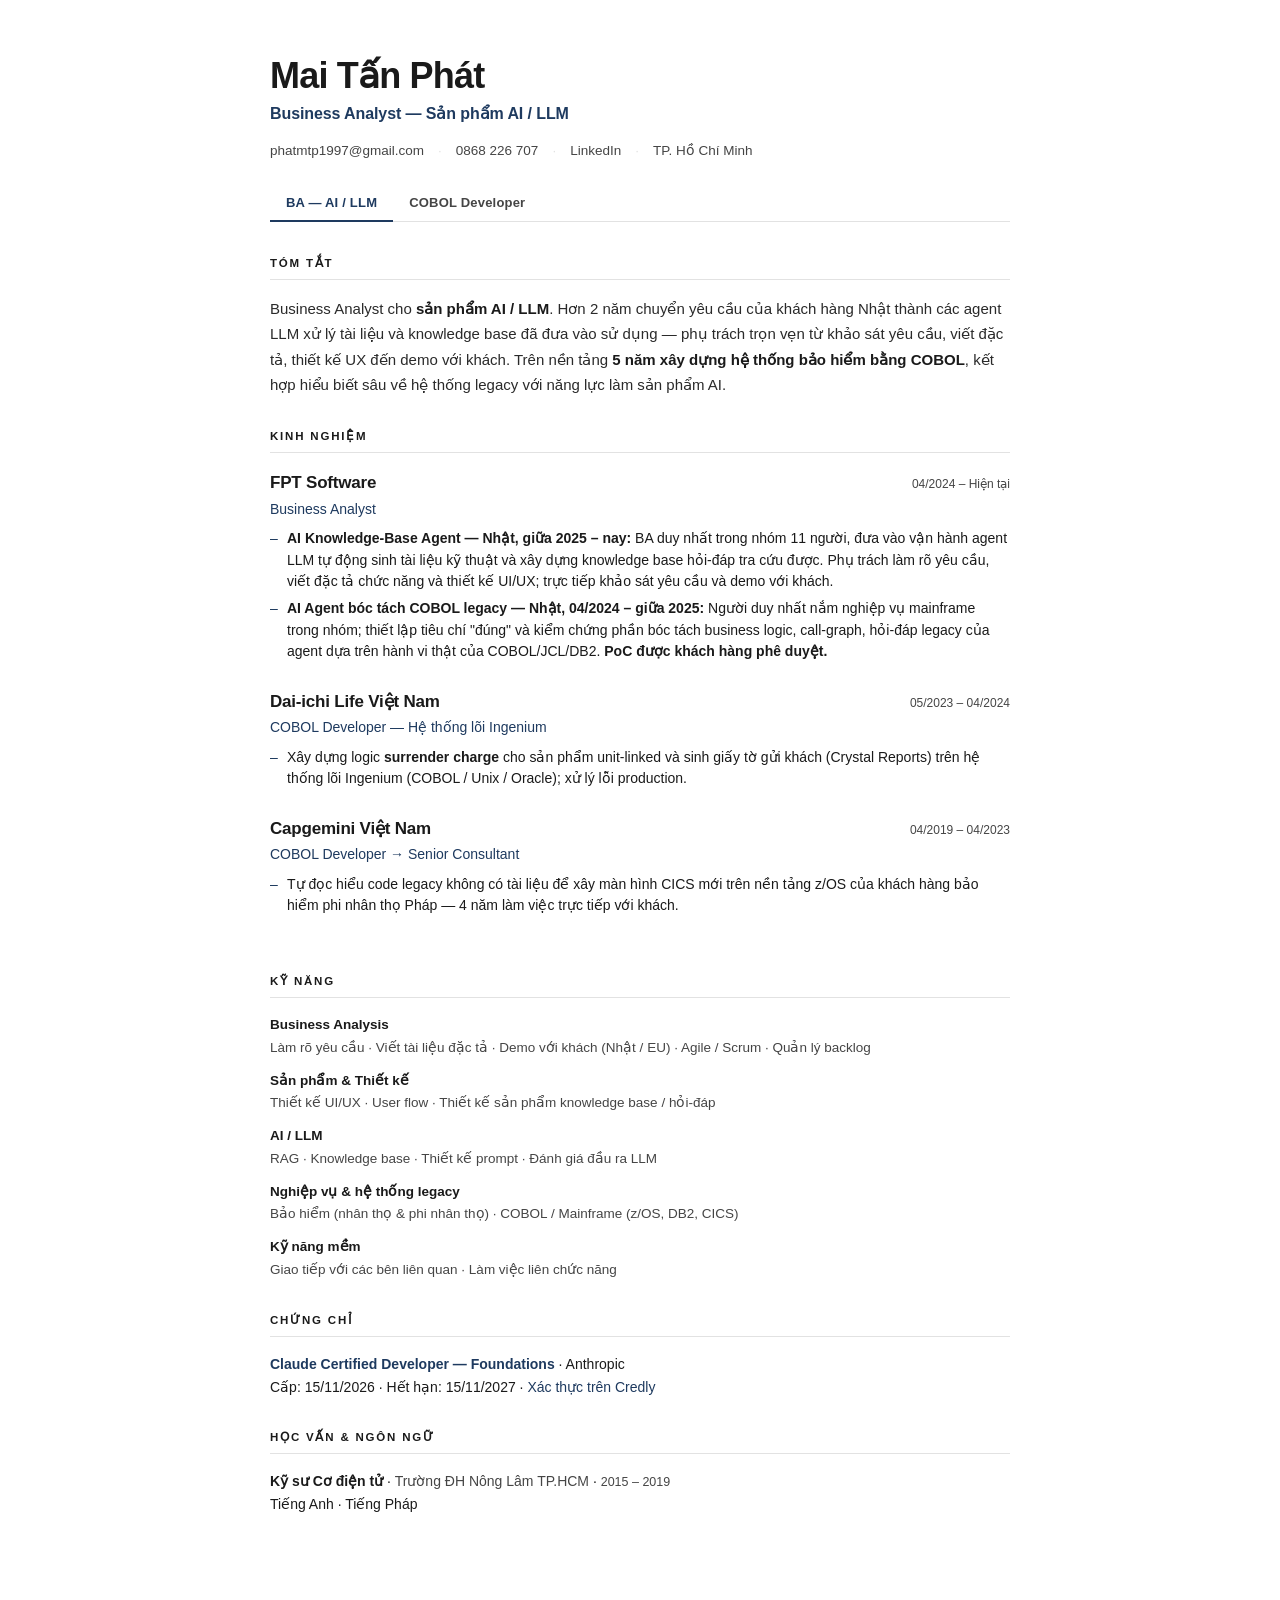
<file: cv/cv-vi-minimal.html>
<!DOCTYPE html>
<html lang="vi">
<head>
<meta charset="UTF-8">
<meta name="viewport" content="width=device-width, initial-scale=1.0">
<title>Mai Tấn Phát – CV</title>
<style>
:root {
  --bg: #FFFFFF;
  --text: #1A1A1A;
  --text-muted: #454545;
  --accent: #1E3A5F;
  --divider: #E2E2E2;

  --font-sans: Calibri, Carlito, Arial, sans-serif;
  --font-mono: Calibri, Carlito, Arial, sans-serif;

  --page-max: 740px;
  --section-gap: 30px;
  --print-section-gap: 8px;
}

*, *::before, *::after { box-sizing: border-box; margin: 0; padding: 0; }

html { font-size: 16px; }

body {
  font-family: var(--font-sans);
  color: var(--text);
  background: var(--bg);
  line-height: 1.6;
  padding: 56px 48px;
  -webkit-font-smoothing: antialiased;
  text-rendering: optimizeLegibility;
}

.page {
  max-width: var(--page-max);
  margin: 0 auto;
}

a {
  color: var(--accent);
  text-decoration: none;
  border-bottom: 1px solid transparent;
  transition: border-color 0.15s;
}
a:hover { border-bottom-color: var(--accent); }

/* Header */
.cv-header { margin-bottom: 24px; }

.cv-name {
  font-family: var(--font-sans);
  font-size: 36px;
  font-weight: 700;
  letter-spacing: -0.8px;
  line-height: 1.1;
  margin-bottom: 5px;
}

.cv-role {
  font-family: var(--font-sans);
  font-size: 16px;
  color: var(--accent);
  font-weight: 600;
  letter-spacing: -0.1px;
  margin-bottom: 14px;
}

.cv-contact {
  font-size: 13.5px;
  color: var(--text-muted);
  display: flex;
  flex-wrap: wrap;
  gap: 0 14px;
}
.cv-contact span.sep { color: var(--divider); }
.cv-contact a { color: var(--text-muted); }
.cv-contact a:hover { color: var(--accent); }

/* Variant tabs */
.variant-tabs {
  display: flex;
  gap: 0;
  margin-bottom: 32px;
  border-bottom: 1px solid var(--divider);
}
.variant-tab {
  background: none;
  border: none;
  border-bottom: 2px solid transparent;
  padding: 8px 16px 10px;
  font-family: var(--font-sans);
  font-size: 13px;
  font-weight: 600;
  color: var(--text-muted);
  cursor: pointer;
  margin-bottom: -1px;
  letter-spacing: 0.2px;
  transition: color 0.15s, border-color 0.15s;
}
.variant-tab:hover { color: var(--text); }
.variant-tab.active {
  color: var(--accent);
  border-bottom-color: var(--accent);
}

/* Section primitives */
.section { margin-bottom: var(--section-gap); }
.section-title {
  font-family: var(--font-sans);
  font-size: 11.5px;
  font-weight: 700;
  letter-spacing: 1.8px;
  text-transform: uppercase;
  color: var(--text);
  padding-bottom: 7px;
  margin-bottom: 16px;
  border-bottom: 1px solid var(--divider);
}

/* Variant filter */
body[data-role="ba-ai"]     [data-variant]:not([data-variant~="ba-ai"])     { display: none; }
body[data-role="cobol-dev"] [data-variant]:not([data-variant~="cobol-dev"]) { display: none; }

/* Summary */
.summary p {
  font-size: 15px;
  line-height: 1.68;
  color: #2A2A2A;
}
.summary strong { font-weight: 600; color: var(--text); }

/* Work Experience */
.work-list { display: flex; flex-direction: column; }
.work-entry { margin-bottom: 20px; }

body[data-role="ba-ai"]     .work-entry { order: var(--ord-ba-ai, 99); }
body[data-role="cobol-dev"] .work-entry { order: var(--ord-cobol-dev, 99); }

.work-head {
  display: flex;
  justify-content: space-between;
  align-items: baseline;
  gap: 12px;
  margin-bottom: 1px;
}
.work-company {
  font-family: var(--font-sans);
  font-size: 17px;
  font-weight: 600;
  letter-spacing: -0.2px;
}
.work-period {
  font-family: var(--font-mono);
  font-size: 12px;
  color: var(--text-muted);
  white-space: nowrap;
}
.work-title {
  font-size: 14px;
  font-weight: 500;
  color: var(--accent);
  margin-bottom: 8px;
}
.work-bullets {
  list-style: none;
  padding: 0;
}
.work-bullets li {
  position: relative;
  padding-left: 17px;
  margin-bottom: 5px;
  font-size: 14px;
  line-height: 1.55;
}
.work-bullets li::before {
  content: '–';
  position: absolute;
  left: 0;
  color: var(--accent);
}
.work-bullets strong { font-weight: 600; }
.work-bullets em { font-style: normal; font-weight: 600; color: var(--text); }

/* Skills */
.skills-list {
  display: flex;
  flex-direction: column;
  gap: 11px;
}
.skill-group h4 {
  font-family: var(--font-sans);
  font-size: 13.5px;
  font-weight: 600;
  color: var(--text);
  margin-bottom: 2px;
}
.skill-group p {
  font-size: 13.5px;
  color: var(--text-muted);
  line-height: 1.55;
}

/* Per-variant order */
body[data-role="ba-ai"]     .skill-group { order: var(--ord-ba-ai,     99); }
body[data-role="cobol-dev"] .skill-group { order: var(--ord-cobol-dev, 99); }

/* Education */
.edu-item { font-size: 14px; }
.edu-item .edu-school { color: var(--text-muted); }
.edu-item .edu-year {
  font-family: var(--font-mono);
  font-size: 12.5px;
  color: var(--text-muted);
}

/* Languages */
.languages-line {
  font-size: 14px;
  color: var(--text);
}

/* Print */
@media print {
  @page { size: A4; margin: 0; }
  html { font-size: 14px; }
  body {
    padding: 0;
    background: white;
    -webkit-print-color-adjust: exact;
    print-color-adjust: exact;
  }
  .page { max-width: none; padding: 10mm 15mm; }
  .variant-tabs { display: none; }
  a { color: var(--text); border-bottom: none; }
  .section { margin-bottom: 7px; }
  .section-title {
    font-size: 11.5px;
    line-height: 1.25;
    letter-spacing: 1.3px;
    margin-bottom: 5px;
    padding-bottom: 4px;
  }
  .cv-header { margin-bottom: 12px; }
  .cv-name { font-size: 29px; letter-spacing: -0.4px; margin-bottom: 3px; }
  .cv-role { font-size: 15px; font-weight: 600; margin-bottom: 7px; }
  .cv-contact { font-size: 12.5px; }
  .summary p { font-size: 14px; line-height: 1.4; }
  .work-entry { margin-bottom: 5px; }
  .work-company { font-size: 15px; line-height: 1.25; }
  .work-period { font-size: 12px; line-height: 1.25; }
  .work-title { font-size: 14px; line-height: 1.3; margin-bottom: 4px; }
  .work-bullets li { font-size: 14px; line-height: 1.35; margin-bottom: 3px; padding-left: 14px; }
  .skill-group h4 { font-size: 13.5px; line-height: 1.25; margin-bottom: 1px; }
  .skill-group p { font-size: 13.5px; line-height: 1.35; }
  .skills-list { gap: 4px; }
  .edu-item, .languages-line { font-size: 13.5px; line-height: 1.4; }
  .section-title, .work-head, .work-title { break-after: avoid; }
}
</style>
</head>
<body data-role="ba-ai">
  <div class="page">
    <header class="cv-header">
      <h1 class="cv-name">Mai Tấn Phát</h1>
      <p class="cv-role">
        <span data-variant="ba-ai">Business Analyst — Sản phẩm AI / LLM</span>
        <span data-variant="cobol-dev">Lập trình viên COBOL / Mainframe</span>
      </p>
      <p class="cv-contact">
        <a href="mailto:phatmtp1997@gmail.com">phatmtp1997@gmail.com</a>
        <span class="sep">·</span>
        <a href="tel:+84868226707">0868 226 707</a>
        <span class="sep">·</span>
        <a href="https://www.linkedin.com/in/ph%C3%A1t-mai-t%E1%BA%A5n-4b199a2a2/" target="_blank" rel="noopener">LinkedIn</a>
        <span class="sep">·</span>
        <span>TP. Hồ Chí Minh</span>
      </p>
    </header>

    <nav class="variant-tabs" aria-label="CV variant">
      <button class="variant-tab" data-role="ba-ai">BA — AI / LLM</button>
      <button class="variant-tab" data-role="cobol-dev">COBOL Developer</button>
    </nav>

    <section class="section summary">
      <h2 class="section-title">Tóm tắt</h2>
      <p data-variant="ba-ai">
        Business Analyst cho <strong>sản phẩm AI / LLM</strong>. Hơn 2 năm chuyển yêu cầu của khách hàng Nhật thành các agent LLM xử lý tài liệu và knowledge base đã đưa vào sử dụng — phụ trách trọn vẹn từ khảo sát yêu cầu, viết đặc tả, thiết kế UX đến demo với khách. Trên nền tảng <strong>5 năm xây dựng hệ thống bảo hiểm bằng COBOL</strong>, kết hợp hiểu biết sâu về hệ thống legacy với năng lực làm sản phẩm AI.
      </p>
      <p data-variant="cobol-dev">
        Lập trình viên COBOL / mainframe với <strong>5 năm trên hệ thống bảo hiểm production</strong> — 4 năm trên IBM z/OS (COBOL, DB2, CICS, JCL) cho khách hàng bảo hiểm phi nhân thọ Pháp, cùng 1 năm trên hệ thống lõi <strong>Ingenium</strong> bảo hiểm nhân thọ (Unix / Oracle). Hiện là chuyên gia nghiệp vụ mainframe cho một dự án AI tạo tài liệu và hiện đại hóa một codebase COBOL legacy quy mô lớn.
      </p>
    </section>

    <section class="section work">
      <h2 class="section-title">Kinh nghiệm</h2>
      <div class="work-list">

        <div class="work-entry" style="--ord-ba-ai:1; --ord-cobol-dev:3">
          <div class="work-head">
            <h3 class="work-company">FPT Software</h3>
            <span class="work-period">04/2024 – Hiện tại</span>
          </div>
          <p class="work-title">Business Analyst</p>
          <ul class="work-bullets">
            <li data-variant="ba-ai"><em>AI Knowledge-Base Agent — Nhật, giữa 2025 – nay:</em> BA duy nhất trong nhóm 11 người, đưa vào vận hành agent LLM tự động sinh tài liệu kỹ thuật và xây dựng knowledge base hỏi-đáp tra cứu được. Phụ trách làm rõ yêu cầu, viết đặc tả chức năng và thiết kế UI/UX; trực tiếp khảo sát yêu cầu và demo với khách.</li>
            <li data-variant="ba-ai"><em>AI Agent bóc tách COBOL legacy — Nhật, 04/2024 – giữa 2025:</em> Người duy nhất nắm nghiệp vụ mainframe trong nhóm; thiết lập tiêu chí "đúng" và kiểm chứng phần bóc tách business logic, call-graph, hỏi-đáp legacy của agent dựa trên hành vi thật của COBOL/JCL/DB2. <strong>PoC được khách hàng phê duyệt.</strong></li>
            <li data-variant="cobol-dev">Người duy nhất nắm nghiệp vụ mainframe cho agent AI bóc tách <strong>business logic, call-graph và tài liệu</strong> từ một codebase COBOL lớn, hàng chục năm tuổi; thiết lập tiêu chí "đúng" và kiểm chứng kết quả dựa trên hành vi thật của COBOL/JCL/DB2. <strong>PoC được khách hàng phê duyệt.</strong></li>
            <li data-variant="cobol-dev">Hiện là BA cho một agent knowledge base dùng LLM, phục vụ khách hàng Nhật Bản.</li>
          </ul>
        </div>

        <div class="work-entry" style="--ord-ba-ai:2; --ord-cobol-dev:2">
          <div class="work-head">
            <h3 class="work-company">Dai-ichi Life Việt Nam</h3>
            <span class="work-period">05/2023 – 04/2024</span>
          </div>
          <p class="work-title">COBOL Developer — Hệ thống lõi Ingenium</p>
          <ul class="work-bullets">
            <li data-variant="ba-ai">Xây dựng logic <strong>surrender charge</strong> cho sản phẩm unit-linked và sinh giấy tờ gửi khách (Crystal Reports) trên hệ thống lõi Ingenium (COBOL / Unix / Oracle); xử lý lỗi production.</li>
            <li data-variant="cobol-dev">Phát triển và bảo trì hệ thống lõi bảo hiểm nhân thọ Ingenium (COBOL trên Unix/Oracle, batch bằng Perl).</li>
            <li data-variant="cobol-dev">Xây dựng logic <strong>surrender charge</strong> cho sản phẩm unit-linked; xử lý lỗi production.</li>
            <li data-variant="cobol-dev">Xây dựng giấy tờ gửi khách và bản trích xuất dữ liệu hợp đồng bằng Crystal Reports.</li>
          </ul>
        </div>

        <div class="work-entry" style="--ord-ba-ai:3; --ord-cobol-dev:1">
          <div class="work-head">
            <h3 class="work-company">Capgemini Việt Nam</h3>
            <span class="work-period">04/2019 – 04/2023</span>
          </div>
          <p class="work-title">COBOL Developer → Senior Consultant</p>
          <ul class="work-bullets">
            <li data-variant="ba-ai">Tự đọc hiểu code legacy không có tài liệu để xây màn hình CICS mới trên nền tảng z/OS của khách hàng bảo hiểm phi nhân thọ Pháp — 4 năm làm việc trực tiếp với khách.</li>
            <li data-variant="cobol-dev">Phát triển và bảo trì ứng dụng COBOL trên z/OS (DB2, CICS, JCL) cho khách hàng bảo hiểm phi nhân thọ Pháp trong 4 năm, gồm cả bảo trì lẫn phát triển mới.</li>
            <li data-variant="cobol-dev"><strong>Tự reverse-engineer code legacy không có tài liệu</strong> để thiết kế và xây dựng màn hình CICS mới (BMS map) theo yêu cầu khách.</li>
            <li data-variant="cobol-dev">Xử lý các sự cố production phức tạp và vấn đề batch (JCL); tối ưu truy vấn DB2 và hiệu năng COBOL.</li>
          </ul>
        </div>

      </div>
    </section>

    <section class="section skills">
      <h2 class="section-title">Kỹ năng</h2>
      <div class="skills-list">

        <div class="skill-group" data-variant="ba-ai" style="--ord-ba-ai:1">
          <h4>Business Analysis</h4>
          <p>Làm rõ yêu cầu · Viết tài liệu đặc tả · Demo với khách (Nhật / EU) · Agile / Scrum · Quản lý backlog</p>
        </div>

        <div class="skill-group" data-variant="ba-ai" style="--ord-ba-ai:2">
          <h4>Sản phẩm &amp; Thiết kế</h4>
          <p>Thiết kế UI/UX · User flow · Thiết kế sản phẩm knowledge base / hỏi-đáp</p>
        </div>

        <div class="skill-group" data-variant="ba-ai" style="--ord-ba-ai:3">
          <h4>AI / LLM</h4>
          <p>RAG · Knowledge base · Thiết kế prompt · Đánh giá đầu ra LLM</p>
        </div>

        <div class="skill-group" data-variant="ba-ai" style="--ord-ba-ai:4">
          <h4>Nghiệp vụ &amp; hệ thống legacy</h4>
          <p>Bảo hiểm (nhân thọ &amp; phi nhân thọ) · COBOL / Mainframe (z/OS, DB2, CICS)</p>
        </div>

        <div class="skill-group" data-variant="ba-ai" style="--ord-ba-ai:6">
          <h4>Kỹ năng mềm</h4>
          <p>Giao tiếp với các bên liên quan · Làm việc liên chức năng</p>
        </div>

        <div class="skill-group" data-variant="cobol-dev" style="--ord-cobol-dev:1">
          <h4>Mainframe</h4>
          <p>COBOL · JCL / Batch · DB2 / SQL · CICS · VSAM · z/OS · TSO/ISPF</p>
        </div>

        <div class="skill-group" data-variant="cobol-dev" style="--ord-cobol-dev:2">
          <h4>DB &amp; Công cụ</h4>
          <p>DB2 · Oracle · Batch Perl · Crystal Reports · File-AID</p>
        </div>

        <div class="skill-group" data-variant="cobol-dev" style="--ord-cobol-dev:4">
          <h4>Nghiệp vụ</h4>
          <p>Bảo hiểm phi nhân thọ &amp; nhân thọ</p>
        </div>

        <div class="skill-group" data-variant="cobol-dev" style="--ord-cobol-dev:5">
          <h4>Hiện đại hóa</h4>
          <p>AI / LLM hỗ trợ phân tích &amp; tạo tài liệu cho COBOL legacy</p>
        </div>

      </div>
    </section>

    <section class="section certification">
      <h2 class="section-title">Chứng chỉ</h2>
      <p class="edu-item"><strong><a href="https://www.credly.com/badges/1156bc07-2a85-40ab-b7b8-b820f9265d7c">Claude Certified Developer — Foundations</a></strong> · Anthropic</p>
      <p class="edu-item">Cấp: 15/11/2026 · Hết hạn: 15/11/2027 · <a href="https://www.credly.com/badges/1156bc07-2a85-40ab-b7b8-b820f9265d7c">Xác thực trên Credly</a></p>
    </section>

    <section class="section education">
      <h2 class="section-title">Học vấn &amp; ngôn ngữ</h2>
      <p class="edu-item">
        <strong>Kỹ sư Cơ điện tử</strong> ·
        <span class="edu-school">Trường ĐH Nông Lâm TP.HCM</span> ·
        <span class="edu-year">2015 – 2019</span>
      </p>
      <p class="languages-line">
        Tiếng Anh · Tiếng Pháp
      </p>
    </section>
  </div>

  <script>
    const VARIANTS = ['ba-ai', 'cobol-dev'];

    function setRole(role) {
      if (!VARIANTS.includes(role)) role = 'ba-ai';
      document.body.dataset.role = role;
      document.querySelectorAll('.variant-tab').forEach(tab => {
        tab.classList.toggle('active', tab.dataset.role === role);
      });
      const url = new URL(window.location);
      url.searchParams.set('role', role);
      history.replaceState({}, '', url);
    }

    window.addEventListener('DOMContentLoaded', () => {
      const params = new URLSearchParams(window.location.search);
      setRole(params.get('role') || 'ba-ai');
      document.querySelectorAll('.variant-tab').forEach(tab => {
        tab.addEventListener('click', e => {
          e.preventDefault();
          setRole(tab.dataset.role);
        });
      });
    });
  </script>
</body>
</html>
</file>
<file: style.css>
/* =====================================================================
   Mai Tan Phat - Portfolio (editorial minimal)
   Vanilla CSS. One theme (warm paper / ink), one accent (ink-blue).
   Type: EB Garamond (display serif, brand-consistent with the CVs),
         Inter (UI/body), JetBrains Mono (small meta accents).
   Lens system: class on <html> (lens-ba | lens-cobol | lens-general).
   ===================================================================== */

:root {
  /* palette */
  --paper:      #f5f2ea;   /* warm ivory */
  --paper-2:    #efeada;   /* slightly deeper tint for surfaces */
  --paper-card: #faf8f2;   /* raised card */
  --ink:        #1b1a17;   /* warm near-black */
  --ink-soft:   #57534b;   /* secondary text */
  --ink-faint:  #8b867b;   /* tertiary / meta */
  --rule:       #ddd6c6;   /* hairlines */
  --rule-soft:  #e7e1d3;
  --accent:     #234e8a;   /* ink-blue */
  --accent-dk:  #1a3c6b;   /* hover */
  --accent-tint:#e3e9f2;   /* faint accent wash */

  /* type */
  --serif: "EB Garamond", Georgia, "Times New Roman", serif;
  --sans:  "Inter", system-ui, -apple-system, Segoe UI, Roboto, sans-serif;
  --mono:  "JetBrains Mono", ui-monospace, SFMono-Regular, Menlo, monospace;

  /* layout */
  --maxw: 1080px;
  --gut: clamp(1.25rem, 4vw, 3rem);
  --radius: 12px;
}

/* ---------- reset ---------- */
*, *::before, *::after { box-sizing: border-box; }
html { -webkit-text-size-adjust: 100%; scroll-behavior: smooth; }
@media (prefers-reduced-motion: reduce) { html { scroll-behavior: auto; } }
body {
  margin: 0;
  background: var(--paper);
  color: var(--ink);
  font-family: var(--sans);
  font-size: 17px;
  line-height: 1.6;
  -webkit-font-smoothing: antialiased;
  text-rendering: optimizeLegibility;
}
h1, h2, h3, h4 { margin: 0; font-weight: 600; line-height: 1.1; }
p { margin: 0; }
a { color: inherit; text-decoration: none; }
ul { margin: 0; padding: 0; list-style: none; }
img { max-width: 100%; display: block; }
:focus-visible {
  outline: 2px solid var(--accent);
  outline-offset: 3px;
  border-radius: 3px;
}

/* ---------- helpers ---------- */
.wrap { width: 100%; max-width: var(--maxw); margin: 0 auto; padding-inline: var(--gut); }
.kicker {
  font-family: var(--mono);
  font-size: 0.72rem;
  letter-spacing: 0.16em;
  text-transform: uppercase;
  color: var(--ink-faint);
}
.skip-link {
  position: absolute; left: -999px; top: 0; z-index: 100;
  background: var(--ink); color: var(--paper);
  padding: 0.6rem 1rem; border-radius: 0 0 8px 0;
}
.skip-link:focus { left: 0; }

/* ---------- lens visibility ---------- */
.lensable { display: none; }
html.lens-ba      .lensable[data-lens~="ba"],
html.lens-cobol   .lensable[data-lens~="cobol"],
html.lens-general .lensable[data-lens~="general"] { display: revert; }

/* =====================================================================
   TOP BAR
   ===================================================================== */
.topbar {
  position: sticky; top: 0; z-index: 50;
  background: color-mix(in srgb, var(--paper) 86%, transparent);
  backdrop-filter: saturate(140%) blur(8px);
  -webkit-backdrop-filter: saturate(140%) blur(8px);
  border-bottom: 1px solid transparent;
  transition: border-color 0.3s ease, background 0.3s ease;
}
.topbar.is-stuck { border-bottom-color: var(--rule); }
.topbar__inner {
  height: 68px;
  display: flex; align-items: center; justify-content: space-between;
  gap: 1rem;
}
.monogram {
  font-family: var(--mono);
  font-weight: 700;
  font-size: 0.95rem;
  letter-spacing: 0.05em;
  color: var(--ink);
}
.topnav { display: flex; align-items: center; gap: 1.6rem; }
.topnav a {
  font-size: 0.92rem; color: var(--ink-soft);
  position: relative; padding: 0.2rem 0;
}
.topnav a::after {
  content: ""; position: absolute; left: 0; bottom: -2px;
  width: 100%; height: 1px; background: var(--ink);
  transform: scaleX(0); transform-origin: right;
  transition: transform 0.3s cubic-bezier(0.16,1,0.3,1);
}
.topnav a:hover { color: var(--ink); }
.topnav a:hover::after { transform: scaleX(1); transform-origin: left; }
.topbar .btn-sm { white-space: nowrap; }

@media (max-width: 760px) {
  .topnav { display: none; }
}

/* =====================================================================
   BUTTONS
   ===================================================================== */
.btn {
  display: inline-flex; align-items: center; gap: 0.5rem;
  font-family: var(--sans); font-size: 0.96rem; font-weight: 500;
  padding: 0.7rem 1.3rem; border-radius: var(--radius);
  border: 1px solid transparent; cursor: pointer;
  transition: transform 0.12s ease, background 0.2s ease, border-color 0.2s ease, color 0.2s ease;
  white-space: nowrap;
}
.btn:active { transform: translateY(1px); }
.btn--primary { background: var(--accent); color: #fff; }
.btn--primary:hover { background: var(--accent-dk); }
.btn--ghost { background: transparent; color: var(--ink); border-color: var(--rule); }
.btn--ghost:hover { border-color: var(--ink); }
.btn-sm { font-size: 0.86rem; padding: 0.45rem 0.95rem; }

/* =====================================================================
   LENS SWITCH (segmented control)
   ===================================================================== */
.lensbar { margin-bottom: clamp(2rem, 5vw, 3.2rem); }
.lensbar__label {
  display: block; margin-bottom: 0.7rem;
}
.segmented {
  display: inline-flex; padding: 4px;
  background: var(--paper-2);
  border: 1px solid var(--rule);
  border-radius: 999px;
  gap: 2px;
}
.segmented button {
  font-family: var(--sans); font-size: 0.9rem; font-weight: 500;
  color: var(--ink-soft); background: transparent;
  border: 0; cursor: pointer;
  padding: 0.5rem 1.1rem; border-radius: 999px;
  transition: background 0.2s ease, color 0.2s ease;
  white-space: nowrap;
}
.segmented button:hover { color: var(--ink); }
.segmented button[aria-pressed="true"] {
  background: var(--ink); color: var(--paper);
}

/* =====================================================================
   HERO
   ===================================================================== */
.hero { padding-top: clamp(2.5rem, 7vw, 5rem); padding-bottom: clamp(3rem, 7vw, 5.5rem); }
.hero__grid {
  display: grid;
  grid-template-columns: 1.55fr 1fr;
  gap: clamp(2rem, 5vw, 4rem);
  align-items: start;
}
.hero__role { color: var(--accent); font-size: 1.05rem; font-weight: 600; margin-bottom: 1rem; }
.hero__name {
  font-family: var(--serif);
  font-weight: 600;
  font-size: clamp(3rem, 8vw, 5.4rem);
  letter-spacing: -0.015em;
  line-height: 0.98;
  margin-bottom: 1.3rem;
}
.hero__lead {
  font-size: 1.18rem; color: var(--ink-soft);
  max-width: 34ch; margin-bottom: 1.9rem;
}
.hero__cta { display: flex; flex-wrap: wrap; gap: 0.8rem; margin-bottom: 1.8rem; }
.hero__status { font-size: 0.9rem; color: var(--ink-faint); }
.hero__status strong { color: var(--ink-soft); font-weight: 600; }
.hero__credential { display: inline-block; margin-top: 1rem; color: var(--accent); font-size: 0.86rem; font-weight: 500; }
.hero__credential span { display: inline-block; margin-left: 0.4rem; color: var(--ink-soft); font-weight: 400; }
.hero__credential:hover { text-decoration: underline; }

/* highlight stats */
.stats {
  display: flex; flex-wrap: wrap; gap: clamp(1.2rem, 4vw, 2.6rem);
  margin-top: 2.4rem; padding-top: 1.8rem; border-top: 1px solid var(--rule);
}
.stat__num { font-family: var(--serif); font-size: 1.7rem; line-height: 1; color: var(--ink); }
.stat__label { font-size: 0.82rem; color: var(--ink-faint); margin-top: 0.35rem; }

/* identity card */
.idcard {
  background: var(--paper-card);
  border: 1px solid var(--rule);
  border-radius: var(--radius);
  padding: 1.6rem;
}
.idcard__mono {
  font-family: var(--serif); font-size: 2.4rem; font-weight: 600;
  width: 64px; height: 64px; border-radius: 50%;
  display: grid; place-items: center;
  background: var(--accent-tint); color: var(--accent);
  margin-bottom: 1.1rem;
}
.idcard dl { margin: 0; display: grid; grid-template-columns: auto 1fr; gap: 0.55rem 1rem; }
.idcard dt { font-size: 0.82rem; color: var(--ink-faint); }
.idcard dd { margin: 0; font-size: 0.9rem; color: var(--ink); text-align: right; }
.idcard__links { display: flex; gap: 1.1rem; margin-top: 1.3rem; padding-top: 1.2rem; border-top: 1px solid var(--rule-soft); }
.idcard__links a { font-size: 0.88rem; color: var(--accent); }
.idcard__links a:hover { text-decoration: underline; }

@media (max-width: 820px) {
  .hero__grid { grid-template-columns: 1fr; }
  .idcard { max-width: 420px; }
}

/* =====================================================================
   SECTIONS
   ===================================================================== */
.section { padding-block: clamp(3.5rem, 8vw, 6rem); border-top: 1px solid var(--rule); }
.section__head { margin-bottom: clamp(2rem, 5vw, 3rem); }
.section__title {
  font-family: var(--serif); font-weight: 600;
  font-size: clamp(1.9rem, 4.5vw, 2.8rem); letter-spacing: -0.01em;
}
.section__intro { margin-top: 0.9rem; color: var(--ink-soft); max-width: 56ch; }

/* About */
.about__body { font-size: 1.22rem; line-height: 1.7; color: var(--ink); max-width: 60ch; }
.about__body strong { font-weight: 600; }

/* =====================================================================
   EXPERIENCE (timeline)
   ===================================================================== */
.exp { display: grid; gap: 0; }
.exp__item {
  display: grid;
  grid-template-columns: 200px 1fr;
  gap: clamp(1rem, 4vw, 3rem);
  padding-block: 1.9rem;
  border-top: 1px solid var(--rule);
}
.exp__item:first-child { border-top: 0; padding-top: 0; }
.exp__period { font-family: var(--mono); font-size: 0.82rem; color: var(--ink-faint); padding-top: 0.35rem; }
.exp__role { font-size: 1.25rem; font-weight: 600; }
.exp__org { color: var(--accent); font-size: 0.98rem; margin-top: 0.15rem; margin-bottom: 0.9rem; }
.exp__bullets { display: grid; gap: 0.55rem; }
.exp__bullets li {
  position: relative; padding-left: 1.2rem;
  color: var(--ink-soft); font-size: 0.98rem;
}
.exp__bullets li::before {
  content: ""; position: absolute; left: 0; top: 0.65em;
  width: 6px; height: 1px; background: var(--ink-faint);
}
@media (max-width: 680px) {
  .exp__item { grid-template-columns: 1fr; gap: 0.7rem; }
  .exp__period { padding-top: 0; }
}

/* small phones: let the hero stats breathe and wrap */
@media (max-width: 480px) {
  .stats { gap: 1.1rem 1.4rem; }
  .stat { flex: 1 1 40%; }
  .stat__num { font-size: 1.4rem; }
}

/* =====================================================================
   TOOLKIT
   ===================================================================== */
.toolkit { display: grid; grid-template-columns: repeat(3, 1fr); gap: 1.4rem; }
.tk-group {
  background: var(--paper-card);
  border: 1px solid var(--rule);
  border-radius: var(--radius);
  padding: 1.5rem;
}
.tk-group h3 { font-size: 1.05rem; margin-bottom: 1rem; }
.tk-group h3 .tk-count { font-family: var(--mono); font-size: 0.72rem; color: var(--ink-faint); font-weight: 400; }
.tk-tags { display: flex; flex-wrap: wrap; gap: 0.5rem; }
.tk-tags span {
  font-size: 0.86rem; color: var(--ink-soft);
  background: var(--paper-2); border: 1px solid var(--rule-soft);
  padding: 0.3rem 0.7rem; border-radius: 999px;
}
/* reorder so the active lens group leads */
html.lens-ba    .tk-group--ba    { order: -1; }
html.lens-cobol .tk-group--cobol { order: -1; }
@media (max-width: 820px) { .toolkit { grid-template-columns: 1fr; } }

/* =====================================================================
   CERTIFICATION
   ===================================================================== */
.credential { display: grid; grid-template-columns: 170px minmax(0, 1fr); gap: clamp(1.5rem, 4vw, 3rem); align-items: center; }
.credential__badge img { width: 170px; height: auto; }
.credential__body h3 { margin-top: 0.65rem; font-family: var(--serif); font-size: clamp(1.6rem, 3vw, 2.2rem); }
.credential__body > p:not(.kicker) { max-width: 60ch; color: var(--ink-soft); }
.credential__dates { margin-block: 0.8rem; font-size: 0.88rem; }
.credential__links { display: flex; flex-wrap: wrap; gap: 0.8rem; margin-top: 1.4rem; }
@media (max-width: 600px) {
  .credential { grid-template-columns: 1fr; }
  .credential__badge img { width: 130px; }
  .credential__links .btn { white-space: normal; }
}

/* =====================================================================
   CV HUB
   ===================================================================== */
.cvhub { display: grid; grid-template-columns: 1.3fr 1fr; gap: clamp(1.5rem, 4vw, 2.5rem); align-items: start; }
.cv-roles { display: grid; gap: 0.8rem; }
.cv-role {
  text-align: left; width: 100%;
  background: var(--paper-card); border: 1px solid var(--rule);
  border-radius: var(--radius); padding: 1.1rem 1.3rem; cursor: pointer;
  display: flex; align-items: center; justify-content: space-between; gap: 1rem;
  transition: border-color 0.2s ease, background 0.2s ease;
  font-family: var(--sans);
}
.cv-role:hover { border-color: var(--ink-faint); }
.cv-role[aria-pressed="true"] { border-color: var(--accent); background: var(--accent-tint); }
.cv-role__name { font-size: 1.05rem; font-weight: 600; color: var(--ink); }
.cv-role__desc { font-size: 0.85rem; color: var(--ink-soft); margin-top: 0.15rem; }
.cv-role__mark {
  width: 18px; height: 18px; border-radius: 50%; flex: none;
  border: 1.5px solid var(--rule); transition: all 0.2s ease;
}
.cv-role[aria-pressed="true"] .cv-role__mark { border-color: var(--accent); background: var(--accent); box-shadow: inset 0 0 0 3px var(--accent-tint); }

.cv-panel {
  background: var(--ink); color: var(--paper);
  border-radius: var(--radius); padding: 1.6rem;
  position: sticky; top: 90px;
}
.cv-panel__label { font-family: var(--mono); font-size: 0.72rem; letter-spacing: 0.14em; text-transform: uppercase; color: var(--ink-faint); }
.cv-panel__role { font-family: var(--serif); font-size: 1.7rem; margin: 0.5rem 0 1.2rem; color: var(--paper); }
.lang-toggle { display: inline-flex; background: rgba(255,255,255,0.08); border-radius: 999px; padding: 3px; margin-bottom: 1.4rem; }
.lang-toggle button {
  font-family: var(--sans); font-size: 0.86rem; font-weight: 500;
  color: rgba(245,242,234,0.7); background: transparent; border: 0; cursor: pointer;
  padding: 0.4rem 1rem; border-radius: 999px; transition: all 0.2s ease;
}
.lang-toggle button[aria-pressed="true"] { background: var(--paper); color: var(--ink); }
.cv-panel .btn--download { width: 100%; justify-content: center; background: var(--accent); color: #fff; }
.cv-panel .btn--download:hover { background: var(--accent-dk); }
.cv-panel__file { font-family: var(--mono); font-size: 0.74rem; color: var(--ink-faint); margin-top: 0.9rem; word-break: break-all; }
@media (max-width: 760px) { .cvhub { grid-template-columns: 1fr; } .cv-panel { position: static; } }

/* =====================================================================
   VKEY
   ===================================================================== */
.vkey { display: grid; grid-template-columns: 1fr 1fr; gap: clamp(1.5rem, 4vw, 2.5rem); align-items: center; }
.vkey__body p { color: var(--ink-soft); margin-bottom: 1.3rem; max-width: 46ch; }
.vkey__links { display: flex; flex-wrap: wrap; gap: 0.8rem; align-items: center; }
.signpath {
  font-family: var(--mono); font-size: 0.78rem; color: var(--ink-faint);
  display: inline-flex; align-items: center; gap: 0.5rem;
}
.signpath a { color: var(--accent); }
.signpath a:hover { text-decoration: underline; }
.vkey__panel {
  background: var(--paper-card); border: 1px solid var(--rule);
  border-radius: var(--radius); padding: 1.6rem;
}
.vkey__panel .repo {
  font-family: var(--mono); font-size: 0.85rem; color: var(--ink);
  display: flex; align-items: center; gap: 0.6rem; padding-bottom: 1rem;
  border-bottom: 1px solid var(--rule-soft); margin-bottom: 1rem;
}
.vkey__meta { display: grid; grid-template-columns: auto 1fr; gap: 0.5rem 1rem; font-size: 0.86rem; }
.vkey__meta dt { color: var(--ink-faint); }
.vkey__meta dd { margin: 0; text-align: right; color: var(--ink); }
@media (max-width: 760px) { .vkey { grid-template-columns: 1fr; } }

/* =====================================================================
   CONTACT + FOOTER
   ===================================================================== */
.contact { text-align: left; }
.contact__title { font-family: var(--serif); font-size: clamp(2.2rem, 6vw, 3.6rem); letter-spacing: -0.015em; margin-bottom: 1.2rem; }
.contact__intro { color: var(--ink-soft); max-width: 48ch; margin-bottom: 2rem; font-size: 1.1rem; }
.contact__links { display: flex; flex-wrap: wrap; gap: 0.8rem; }
.footer {
  border-top: 1px solid var(--rule);
  padding-block: 2.2rem;
  font-size: 0.85rem; color: var(--ink-faint);
  display: flex; justify-content: space-between; flex-wrap: wrap; gap: 0.6rem;
}

/* =====================================================================
   SCROLL REVEAL (only when JS + motion allowed)
   ===================================================================== */
@media (prefers-reduced-motion: no-preference) {
  html.js .reveal { opacity: 0; transform: translateY(18px); transition: opacity 0.6s cubic-bezier(0.16,1,0.3,1), transform 0.6s cubic-bezier(0.16,1,0.3,1); }
  html.js .reveal.in { opacity: 1; transform: none; }
}
</file>
